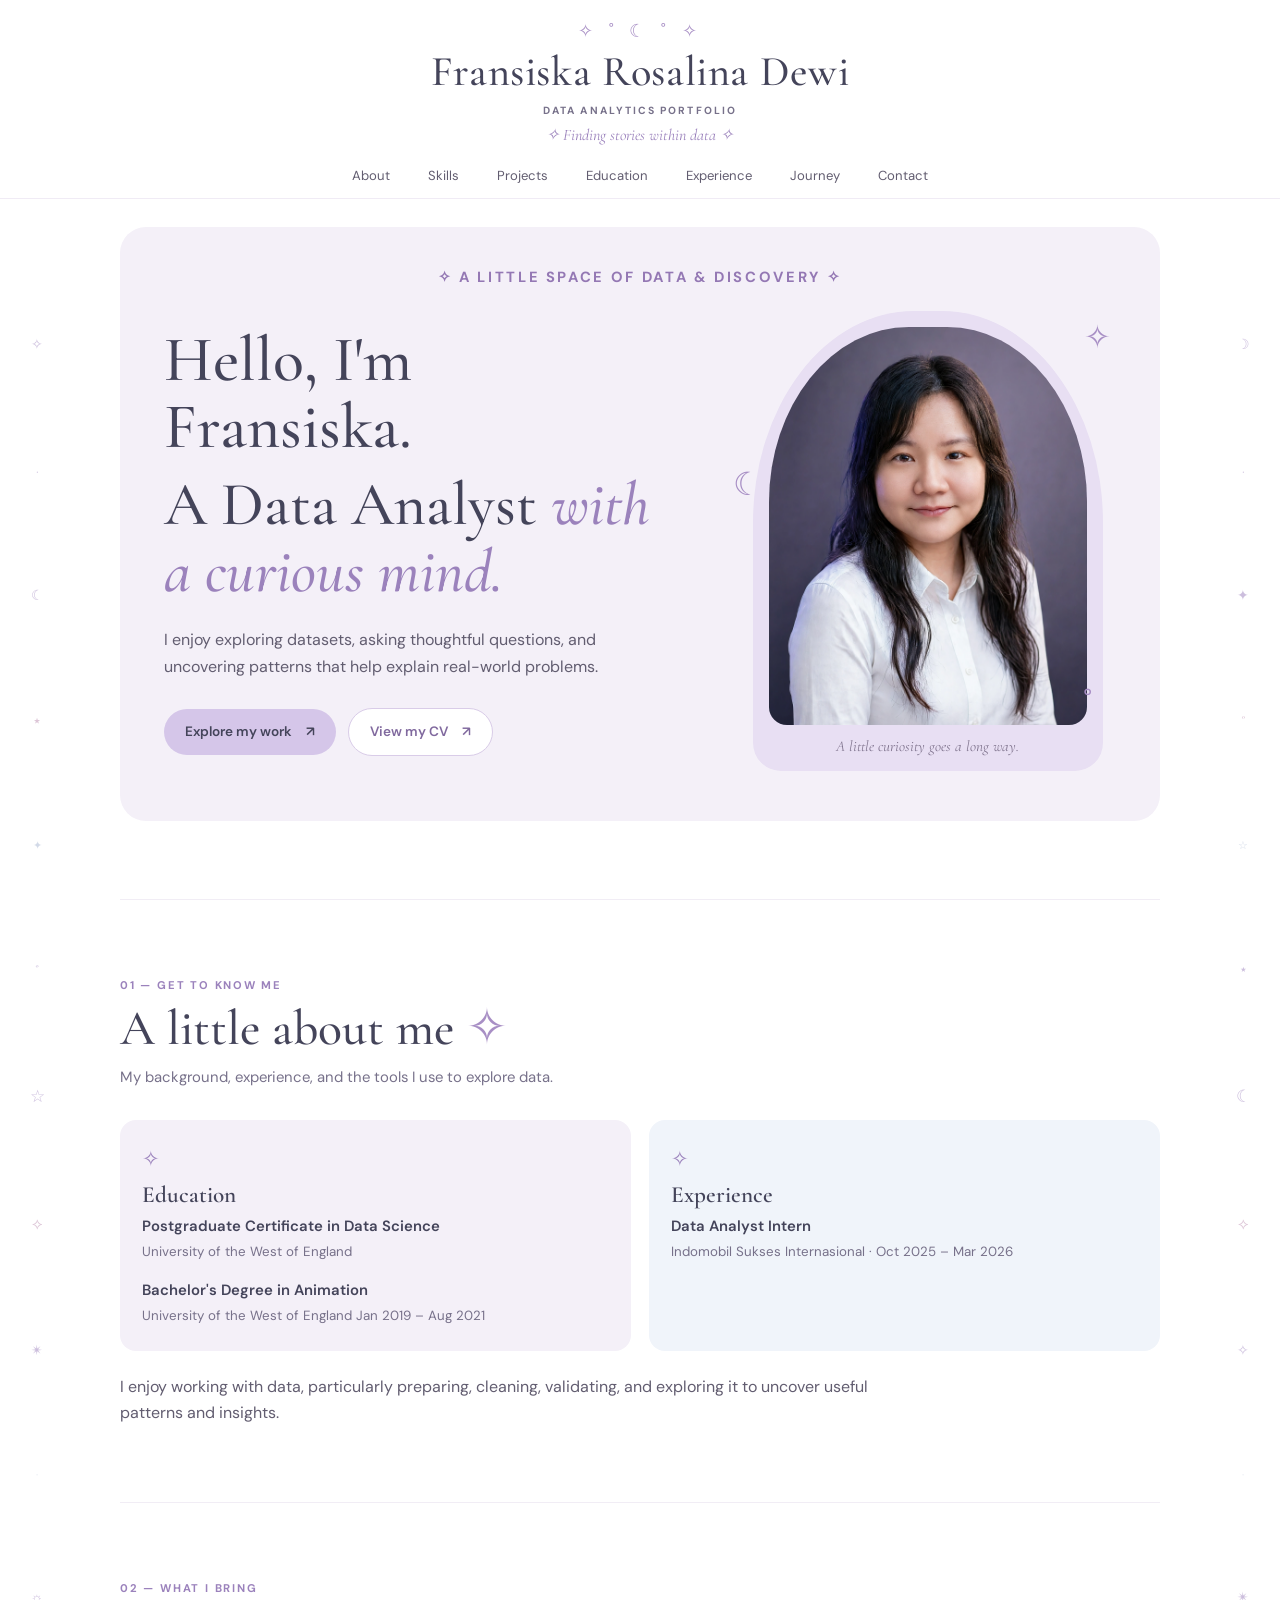
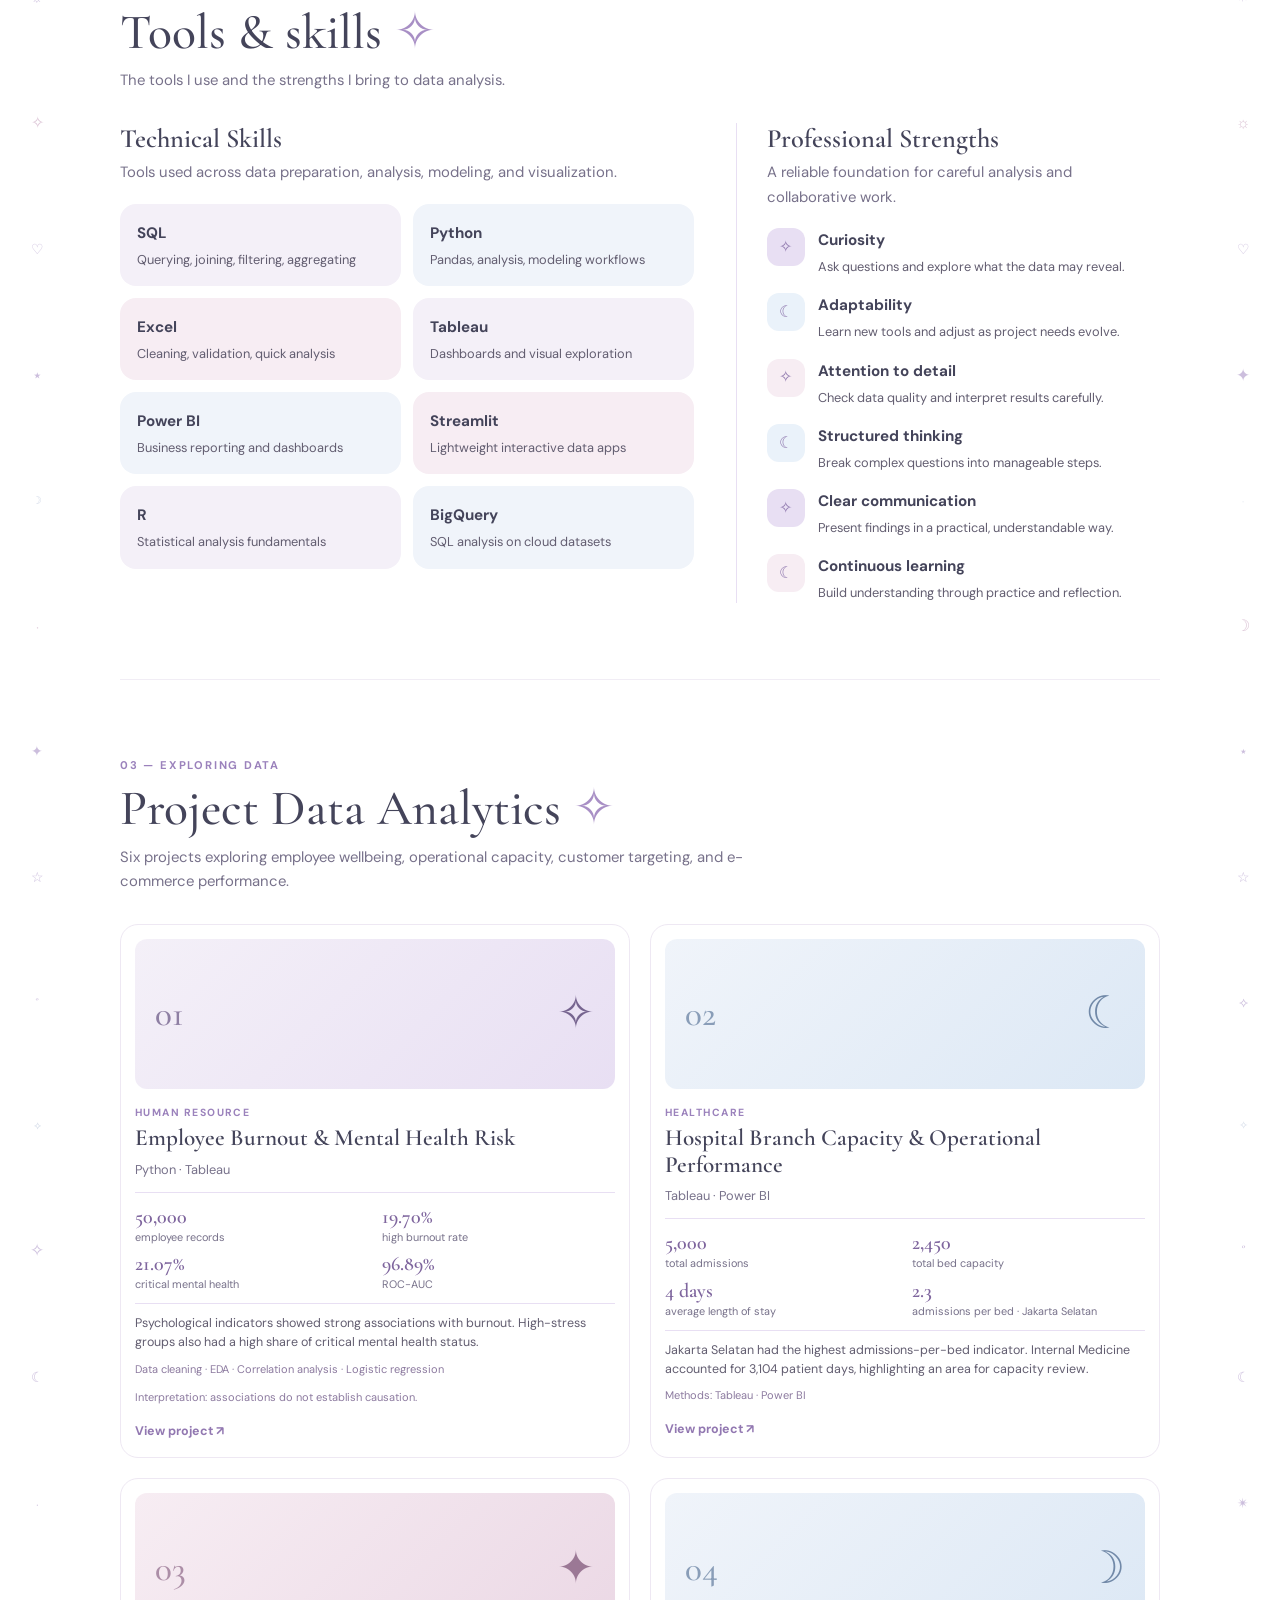
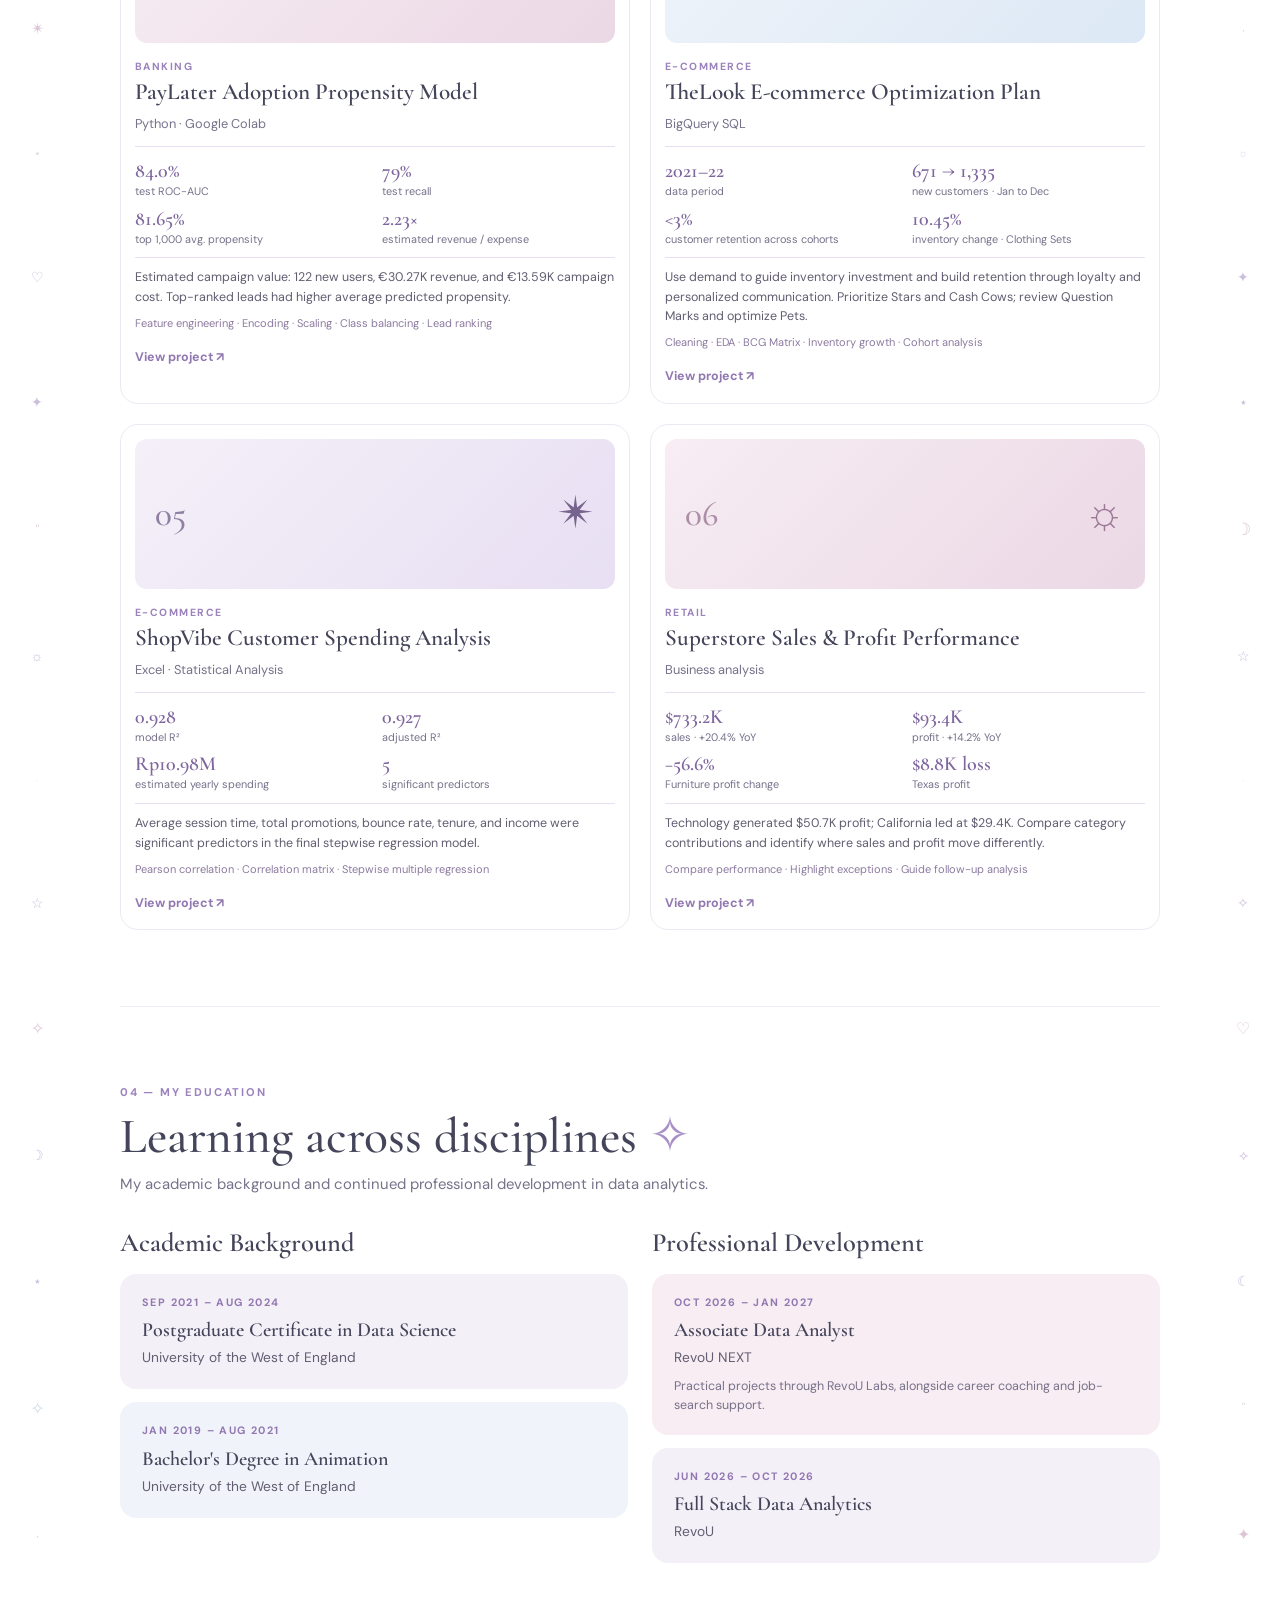
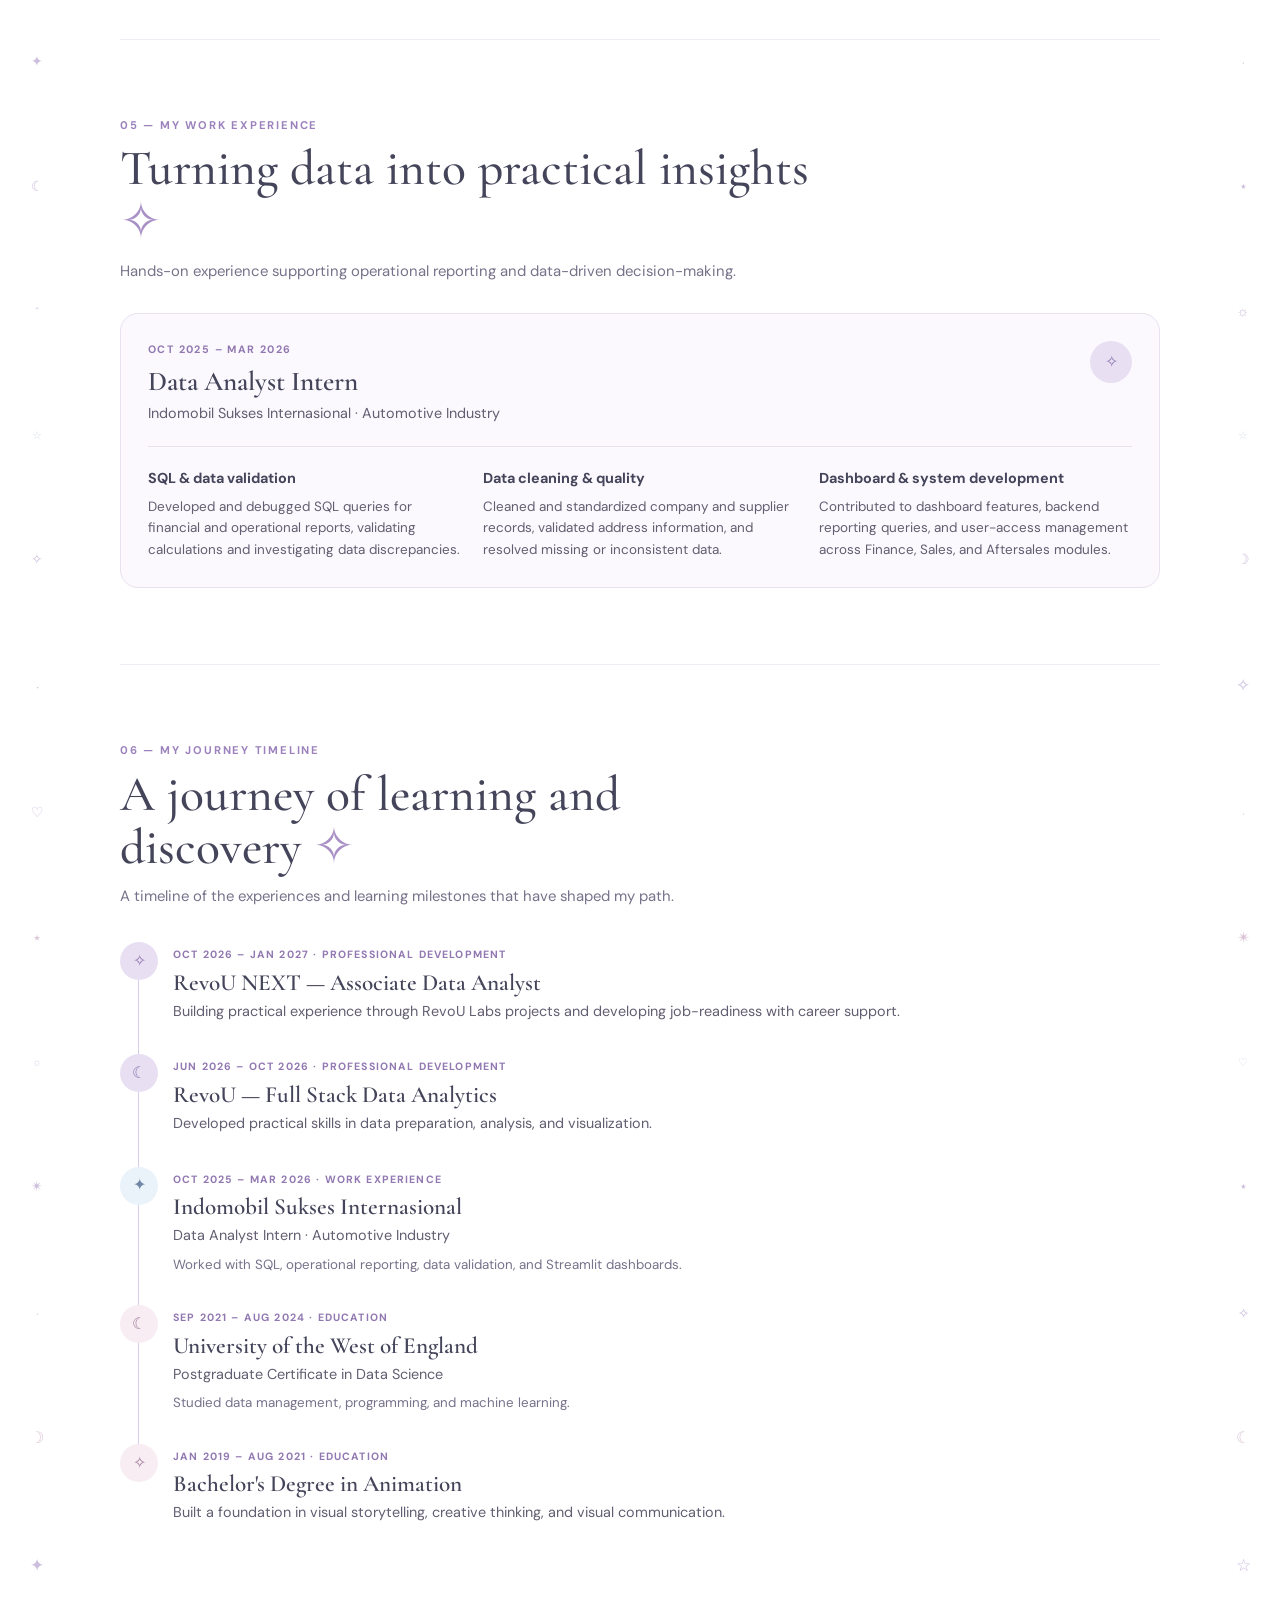
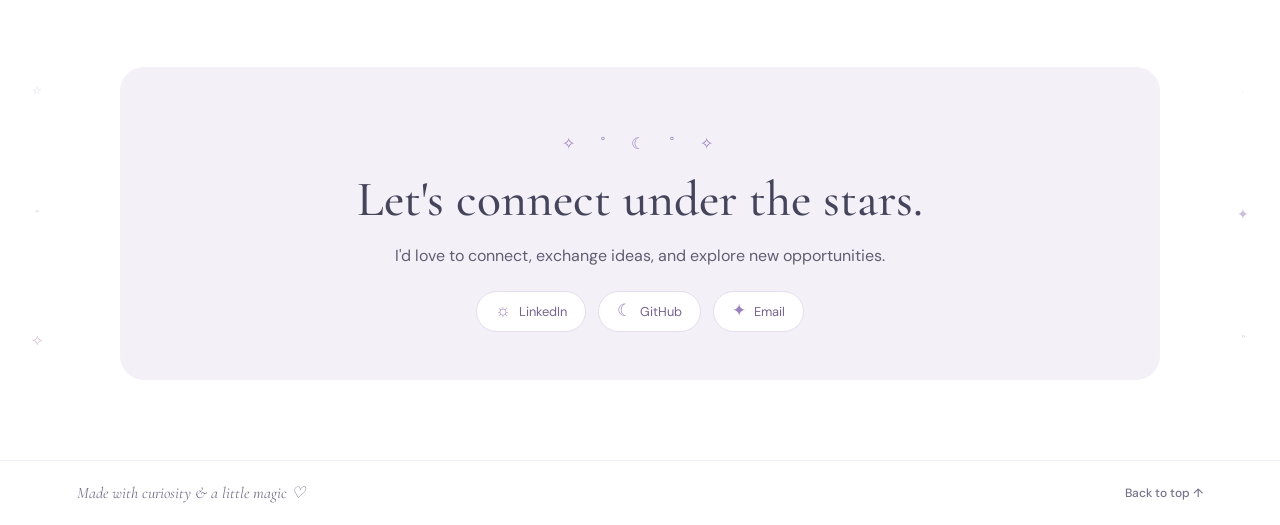
<file: index.html>
<!DOCTYPE html>
<html lang="en">
<head>
  <meta charset="UTF-8">
  <meta name="viewport" content="width=device-width, initial-scale=1.0">
  <meta name="description" content="Fransiska Rosalina Dewi — Data Analytics Portfolio. Finding stories within data.">
  <title>Fransiska Rosalina Dewi | Data Analytics Portfolio</title>
  <link rel="preconnect" href="https://fonts.googleapis.com">
  <link rel="preconnect" href="https://fonts.gstatic.com" crossorigin>
  <link href="https://fonts.googleapis.com/css2?family=Cormorant+Garamond:wght@400;500;600;700&family=DM+Sans:wght@400;500;600;700&display=swap" rel="stylesheet">
  <link rel="stylesheet" href="style.css">
</head>
<body>
  <header class="site-header" id="top">
    <a class="brand" href="#top" aria-label="Fransiska Rosalina Dewi home">
      <span class="brand-symbol">✧ ˚ ☾ ˚ ✧</span>
      <span class="brand-name">Fransiska Rosalina Dewi</span>
      <span class="brand-subtitle">DATA ANALYTICS PORTFOLIO</span>
      <span class="brand-tagline">✧ Finding stories within data ✧</span>
    </a>
    <button class="menu-toggle" aria-label="Toggle navigation" aria-expanded="false">☰</button>
    <nav class="main-nav" aria-label="Main navigation">
      <a href="#about">About</a>
      <a href="#skills">Skills</a>
      <a href="#projects">Projects</a>
      <a href="#education">Education</a>
      <a href="#experience">Experience</a>
      <a href="#journey">Journey</a>
      <a href="#contact">Contact</a>
    </nav>
  </header>

  <main>
  <div class="side-trail side-trail-left" aria-hidden="true"><span>✧</span><span>·</span><span>☾</span><span>⋆</span><span>✦</span><span>˚</span><span>☆</span><span>⟡</span><span>✴</span><span>·</span><span>☼</span><span>✧</span><span>♡</span><span>⋆</span><span>☽</span><span>·</span><span>✦</span><span>☆</span><span>˚</span><span>⟡</span><span>✧</span><span>☾</span><span>·</span><span>✴</span><span>⋆</span><span>♡</span><span>✦</span><span>˚</span><span>☼</span><span>·</span><span>☆</span><span>✧</span><span>☽</span><span>⋆</span><span>⟡</span><span>·</span><span>✦</span><span>☾</span><span>˚</span><span>☆</span><span>✧</span><span>·</span><span>♡</span><span>⋆</span><span>☼</span><span>✴</span><span>·</span><span>☽</span><span>✦</span><span>☆</span><span>˚</span><span>⟡</span></div>
  <div class="side-trail side-trail-right" aria-hidden="true"><span>☽</span><span>·</span><span>✦</span><span>˚</span><span>☆</span><span>⋆</span><span>☾</span><span>⟡</span><span>✧</span><span>·</span><span>✴</span><span>☼</span><span>♡</span><span>✦</span><span>·</span><span>☽</span><span>⋆</span><span>☆</span><span>⟡</span><span>✧</span><span>˚</span><span>☾</span><span>✴</span><span>·</span><span>☼</span><span>✦</span><span>⋆</span><span>☽</span><span>☆</span><span>·</span><span>✧</span><span>♡</span><span>⟡</span><span>☾</span><span>˚</span><span>✦</span><span>·</span><span>⋆</span><span>☼</span><span>☆</span><span>☽</span><span>✧</span><span>·</span><span>✴</span><span>♡</span><span>⋆</span><span>⟡</span><span>☾</span><span>☆</span><span>·</span><span>✦</span><span>˚</span></div>
    <section class="hero section-wrap">
      <p class="eyebrow hero-eyebrow">✧ A LITTLE SPACE OF DATA &amp; DISCOVERY ✧</p>
      <div class="hero-grid">
        <div class="hero-copy">
          <p class="hello">Hello, I'm Fransiska.</p>
          <h1>A Data Analyst <em>with a curious mind.</em></h1>
          <p class="hero-description">I enjoy exploring datasets, asking thoughtful questions, and uncovering patterns that help explain real-world problems.</p>
          <div class="hero-actions">
            <a class="button button-primary" href="#projects">Explore my work <span>↗</span></a>
            <a class="button button-secondary" href="https://docs.google.com/document/d/1hVwmiNqXvTtx0FnHpKbcZIvX6xAvWp5ye8XOAn9gxLU/edit?usp=sharing" target="_blank" rel="noopener">View my CV <span>↗</span></a>
          </div>
        </div>
        <div class="hero-photo-wrap">
          <div class="photo-frame">
            <img src="assets/images/profile.webp" alt="Replace this placeholder with your profile photo">
          </div>
          <span class="orbit orbit-one">✧</span>
          <span class="orbit orbit-two">☾</span>
          <span class="orbit orbit-three">˚</span>
          <p class="photo-caption">A little curiosity goes a long way.</p>
        </div>
      </div>
    </section>

    <section class="section-wrap section-block" id="about">
      <div class="section-heading">
        <p class="eyebrow">01 — GET TO KNOW ME</p>
        <h2>A little about me <span>✧</span></h2>
        <p>My background, experience, and the tools I use to explore data.</p>
      </div>
      <div class="about-grid">
        <article class="info-card lavender-card">
          <span class="card-icon">✧</span>
          <h3>Education</h3>
          <p>Postgraduate Certificate in Data Science</p>
          <small>University of the West of England</small>
          <p class="about-degree">Bachelor's Degree in Animation</p>
          <small>University of the West of England</small>
          <small>Jan 2019 – Aug 2021</small>
        </article>
        <article class="info-card blue-card">
          <span class="card-icon">✧</span>
          <h3>Experience</h3>
          <p>Data Analyst Intern</p>
          <small>Indomobil Sukses Internasional · Oct 2025 – Mar 2026</small>
        </article>
      </div>
      <p class="about-note">I enjoy working with data, particularly preparing, cleaning, validating, and exploring it to uncover useful patterns and insights.</p>
    </section>

    <section class="section-wrap section-block" id="skills">
      <div class="section-heading">
        <p class="eyebrow">02 — WHAT I BRING</p>
        <h2>Tools &amp; skills <span>✧</span></h2>
        <p>The tools I use and the strengths I bring to data analysis.</p>
      </div>
      <div class="skills-layout">
        <div>
          <h3 class="subheading">Technical Skills</h3>
          <p class="section-intro">Tools used across data preparation, analysis, modeling, and visualization.</p>
          <div class="technical-grid">
            <article class="skill-card lavender-card"><h4>SQL</h4><p>Querying, joining, filtering, aggregating</p></article>
            <article class="skill-card blue-card"><h4>Python</h4><p>Pandas, analysis, modeling workflows</p></article>
            <article class="skill-card pink-card"><h4>Excel</h4><p>Cleaning, validation, quick analysis</p></article>
            <article class="skill-card lavender-card"><h4>Tableau</h4><p>Dashboards and visual exploration</p></article>
            <article class="skill-card blue-card"><h4>Power BI</h4><p>Business reporting and dashboards</p></article>
            <article class="skill-card pink-card"><h4>Streamlit</h4><p>Lightweight interactive data apps</p></article>
            <article class="skill-card lavender-card"><h4>R</h4><p>Statistical analysis fundamentals</p></article>
            <article class="skill-card blue-card"><h4>BigQuery</h4><p>SQL analysis on cloud datasets</p></article>
          </div>
        </div>
        <div class="strengths-panel">
          <h3 class="subheading">Professional Strengths</h3>
          <p class="section-intro">A reliable foundation for careful analysis and collaborative work.</p>
          <div class="strength-list">
            <article><span>✧</span><div><h4>Curiosity</h4><p>Ask questions and explore what the data may reveal.</p></div></article>
            <article><span>☾</span><div><h4>Adaptability</h4><p>Learn new tools and adjust as project needs evolve.</p></div></article>
            <article><span>✧</span><div><h4>Attention to detail</h4><p>Check data quality and interpret results carefully.</p></div></article>
            <article><span>☾</span><div><h4>Structured thinking</h4><p>Break complex questions into manageable steps.</p></div></article>
            <article><span>✧</span><div><h4>Clear communication</h4><p>Present findings in a practical, understandable way.</p></div></article>
            <article><span>☾</span><div><h4>Continuous learning</h4><p>Build understanding through practice and reflection.</p></div></article>
          </div>
        </div>
      </div>
    </section>

    <section class="section-wrap section-block" id="projects">
      <div class="section-heading">
        <p class="eyebrow">03 — EXPLORING DATA</p>
        <h2>Project Data Analytics <span>✧</span></h2>
        <p>Six projects exploring employee wellbeing, operational capacity, customer targeting, and e-commerce performance.</p>
      </div>
      <div class="project-grid">
        <a class="project-card" href="projects/employee-burnout.html" target="_blank" rel="noopener">
          <div class="project-art art-lavender"><span>01</span><b>✧</b></div>
          <p class="project-category">HUMAN RESOURCE</p><h3>Employee Burnout &amp; Mental Health Risk</h3><p class="project-tools">Python · Tableau</p>
          <div class="project-metrics"><div><strong>50,000</strong><small>employee records</small></div><div><strong>19.70%</strong><small>high burnout rate</small></div><div><strong>21.07%</strong><small>critical mental health</small></div><div><strong>96.89%</strong><small>ROC-AUC</small></div></div>
          <p class="project-summary">Psychological indicators showed strong associations with burnout. High-stress groups also had a high share of critical mental health status.</p>
          <p class="project-methods">Data cleaning · EDA · Correlation analysis · Logistic regression</p><p class="project-methods">Interpretation: associations do not establish causation.</p><span class="project-link">View project ↗</span>
        </a>
        <a class="project-card" href="projects/hospital-capacity.html" target="_blank" rel="noopener">
          <div class="project-art art-blue"><span>02</span><b>☾</b></div>
          <p class="project-category">HEALTHCARE</p><h3>Hospital Branch Capacity &amp; Operational Performance</h3><p class="project-tools">Tableau · Power BI</p>
          <div class="project-metrics"><div><strong>5,000</strong><small>total admissions</small></div><div><strong>2,450</strong><small>total bed capacity</small></div><div><strong>4 days</strong><small>average length of stay</small></div><div><strong>2.3</strong><small>admissions per bed · Jakarta Selatan</small></div></div>
          <p class="project-summary">Jakarta Selatan had the highest admissions-per-bed indicator. Internal Medicine accounted for 3,104 patient days, highlighting an area for capacity review.</p>
          <p class="project-methods">Methods: Tableau · Power BI</p><span class="project-link">View project ↗</span>
        </a>
        <a class="project-card" href="projects/paylater-propensity.html" target="_blank" rel="noopener">
          <div class="project-art art-pink"><span>03</span><b>✦</b></div>
          <p class="project-category">BANKING</p><h3>PayLater Adoption Propensity Model</h3><p class="project-tools">Python · Google Colab</p>
          <div class="project-metrics"><div><strong>84.0%</strong><small>test ROC-AUC</small></div><div><strong>79%</strong><small>test recall</small></div><div><strong>81.65%</strong><small>top 1,000 avg. propensity</small></div><div><strong>2.23×</strong><small>estimated revenue / expense</small></div></div>
          <p class="project-summary">Estimated campaign value: 122 new users, €30.27K revenue, and €13.59K campaign cost. Top-ranked leads had higher average predicted propensity.</p>
          <p class="project-methods">Feature engineering · Encoding · Scaling · Class balancing · Lead ranking</p><span class="project-link">View project ↗</span>
        </a>
        <a class="project-card" href="projects/thelook-optimization.html" target="_blank" rel="noopener">
          <div class="project-art art-blue"><span>04</span><b>☽</b></div>
          <p class="project-category">E-COMMERCE</p><h3>TheLook E-commerce Optimization Plan</h3><p class="project-tools">BigQuery SQL</p>
          <div class="project-metrics"><div><strong>2021–22</strong><small>data period</small></div><div><strong>671 → 1,335</strong><small>new customers · Jan to Dec</small></div><div><strong>&lt;3%</strong><small>customer retention across cohorts</small></div><div><strong>10.45%</strong><small>inventory change · Clothing Sets</small></div></div>
          <p class="project-summary">Use demand to guide inventory investment and build retention through loyalty and personalized communication. Prioritize Stars and Cash Cows; review Question Marks and optimize Pets.</p>
          <p class="project-methods">Cleaning · EDA · BCG Matrix · Inventory growth · Cohort analysis</p><span class="project-link">View project ↗</span>
        </a>
        <a class="project-card shopvibe-card" href="projects/shopvibe-spending.html" target="_blank" rel="noopener">
          <div class="project-art art-lavender"><span>05</span><b>✴</b></div>
          <p class="project-category">E-COMMERCE</p><h3>ShopVibe Customer Spending Analysis</h3><p class="project-tools">Excel · Statistical Analysis</p>
          <div class="project-metrics"><div><strong>0.928</strong><small>model R²</small></div><div><strong>0.927</strong><small>adjusted R²</small></div><div><strong>Rp10.98M</strong><small>estimated yearly spending</small></div><div><strong>5</strong><small>significant predictors</small></div></div>
          <p class="project-summary">Average session time, total promotions, bounce rate, tenure, and income were significant predictors in the final stepwise regression model.</p>
          <p class="project-methods">Pearson correlation · Correlation matrix · Stepwise multiple regression</p><span class="project-link">View project ↗</span>
        </a>
        <a class="project-card" href="projects/superstore-performance.html" target="_blank" rel="noopener">
          <div class="project-art art-pink"><span>06</span><b>☼</b></div>
          <p class="project-category">RETAIL</p><h3>Superstore Sales &amp; Profit Performance</h3><p class="project-tools">Business analysis</p>
          <div class="project-metrics"><div><strong>$733.2K</strong><small>sales · +20.4% YoY</small></div><div><strong>$93.4K</strong><small>profit · +14.2% YoY</small></div><div><strong>−56.6%</strong><small>Furniture profit change</small></div><div><strong>$8.8K loss</strong><small>Texas profit</small></div></div>
          <p class="project-summary">Technology generated $50.7K profit; California led at $29.4K. Compare category contributions and identify where sales and profit move differently.</p>
          <p class="project-methods">Compare performance · Highlight exceptions · Guide follow-up analysis</p><span class="project-link">View project ↗</span>
        </a>
      </div>
    </section>

    <section class="section-wrap section-block" id="education">
      <div class="section-heading">
        <p class="eyebrow">04 — MY EDUCATION</p>
        <h2>Learning across disciplines <span>✧</span></h2>
        <p>My academic background and continued professional development in data analytics.</p>
      </div>

      <div class="education-columns">
        <div class="education-group">
          <h3 class="subheading">Academic Background</h3>
          <article class="education-card lavender-card">
            <p class="education-date">SEP 2021 – AUG 2024</p>
            <h4>Postgraduate Certificate in Data Science</h4>
            <p>University of the West of England</p>
          </article>
          <article class="education-card blue-card">
            <p class="education-date">JAN 2019 – AUG 2021</p>
            <h4>Bachelor's Degree in Animation</h4>
            <p>University of the West of England</p>
          </article>
        </div>

        <div class="education-group">
          <h3 class="subheading">Professional Development</h3>
          <article class="education-card pink-card">
            <p class="education-date">OCT 2026 – JAN 2027</p>
            <h4>Associate Data Analyst</h4>
            <p>RevoU NEXT</p>
            <small>Practical projects through RevoU Labs, alongside career coaching and job-search support.</small>
          </article>
          <article class="education-card lavender-card">
            <p class="education-date">JUN 2026 – OCT 2026</p>
            <h4>Full Stack Data Analytics</h4>
            <p>RevoU</p>
          </article>
        </div>
      </div>
    </section>

    <section class="section-wrap section-block" id="experience">
      <div class="section-heading">
        <p class="eyebrow">05 — MY WORK EXPERIENCE</p>
        <h2>Turning data into practical insights <span>✧</span></h2>
        <p>Hands-on experience supporting operational reporting and data-driven decision-making.</p>
      </div>

      <article class="experience-card">
        <div class="experience-heading">
          <div>
            <p class="experience-date">OCT 2025 – MAR 2026</p>
            <h3>Data Analyst Intern</h3>
            <p class="experience-company">Indomobil Sukses Internasional · Automotive Industry</p>
          </div>
          <span class="experience-icon" aria-hidden="true">✧</span>
        </div>
        <div class="experience-points">
          <div>
            <h4>SQL &amp; data validation</h4>
            <p>Developed and debugged SQL queries for financial and operational reports, validating calculations and investigating data discrepancies.</p>
          </div>
          <div>
            <h4>Data cleaning &amp; quality</h4>
            <p>Cleaned and standardized company and supplier records, validated address information, and resolved missing or inconsistent data.</p>
          </div>
          <div>
            <h4>Dashboard &amp; system development</h4>
            <p>Contributed to dashboard features, backend reporting queries, and user-access management across Finance, Sales, and Aftersales modules.</p>
          </div>
        </div>
      </article>
    </section>

    <section class="section-wrap section-block" id="journey">
      <div class="section-heading">
        <p class="eyebrow">06 — MY JOURNEY TIMELINE</p>
        <h2>A journey of learning and discovery <span>✧</span></h2>
        <p>A timeline of the experiences and learning milestones that have shaped my path.</p>
      </div>

      <div class="timeline">
        <article class="timeline-item timeline-development">
          <span class="timeline-star">✧</span>
          <div>
            <p class="timeline-label">OCT 2026 – JAN 2027 · PROFESSIONAL DEVELOPMENT</p>
            <h3>RevoU NEXT — Associate Data Analyst</h3>
            <p>Building practical experience through RevoU Labs projects and developing job-readiness with career support.</p>
          </div>
        </article>
        <article class="timeline-item timeline-development">
          <span class="timeline-star">☾</span>
          <div>
            <p class="timeline-label">JUN 2026 – OCT 2026 · PROFESSIONAL DEVELOPMENT</p>
            <h3>RevoU — Full Stack Data Analytics</h3>
            <p>Developed practical skills in data preparation, analysis, and visualization.</p>
          </div>
        </article>
        <article class="timeline-item timeline-work">
          <span class="timeline-star">✦</span>
          <div>
            <p class="timeline-label">OCT 2025 – MAR 2026 · WORK EXPERIENCE</p>
            <h3>Indomobil Sukses Internasional</h3>
            <p>Data Analyst Intern · Automotive Industry</p>
            <small>Worked with SQL, operational reporting, data validation, and Streamlit dashboards.</small>
          </div>
        </article>
        <article class="timeline-item timeline-education">
          <span class="timeline-star">☾</span>
          <div>
            <p class="timeline-label">SEP 2021 – AUG 2024 · EDUCATION</p>
            <h3>University of the West of England</h3>
            <p>Postgraduate Certificate in Data Science</p>
            <small>Studied data management, programming, and machine learning.</small>
          </div>
        </article>
        <article class="timeline-item timeline-education">
          <span class="timeline-star">✧</span>
          <div>
            <p class="timeline-label">JAN 2019 – AUG 2021 · EDUCATION</p>
            <h3>Bachelor's Degree in Animation</h3>
            <p>Built a foundation in visual storytelling, creative thinking, and visual communication.</p>
          </div>
        </article>
      </div>
    </section>

    <section class="contact-section section-wrap" id="contact">
      <div class="contact-card">
        <p class="contact-stars">✧　˚　☾　˚　✧</p>
        <h2>Let's connect under the stars.</h2>
        <p>I'd love to connect, exchange ideas, and explore new opportunities.</p>
        <div class="contact-links">
          <a href="https://www.linkedin.com/in/fransiskadewi97/" target="_blank" rel="noopener" aria-label="Visit Fransiska's LinkedIn profile"><span class="contact-icon" aria-hidden="true">☼</span>LinkedIn</a>
          <a href="https://github.com/franrosd" target="_blank" rel="noopener" aria-label="Visit Fransiska's GitHub profile"><span class="contact-icon" aria-hidden="true">☾</span>GitHub</a>
          <a href="mailto:fransiskarosalinadewi@gmail.com" aria-label="Email Fransiska"><span class="contact-icon" aria-hidden="true">✦</span>Email</a>
        </div>
      </div>
    </section>
  </main>

  <footer><p>Made with curiosity &amp; a little magic ♡</p><a href="#top">Back to top ↑</a></footer>
  <script src="script.js"></script>
</body>
</html>
</file>
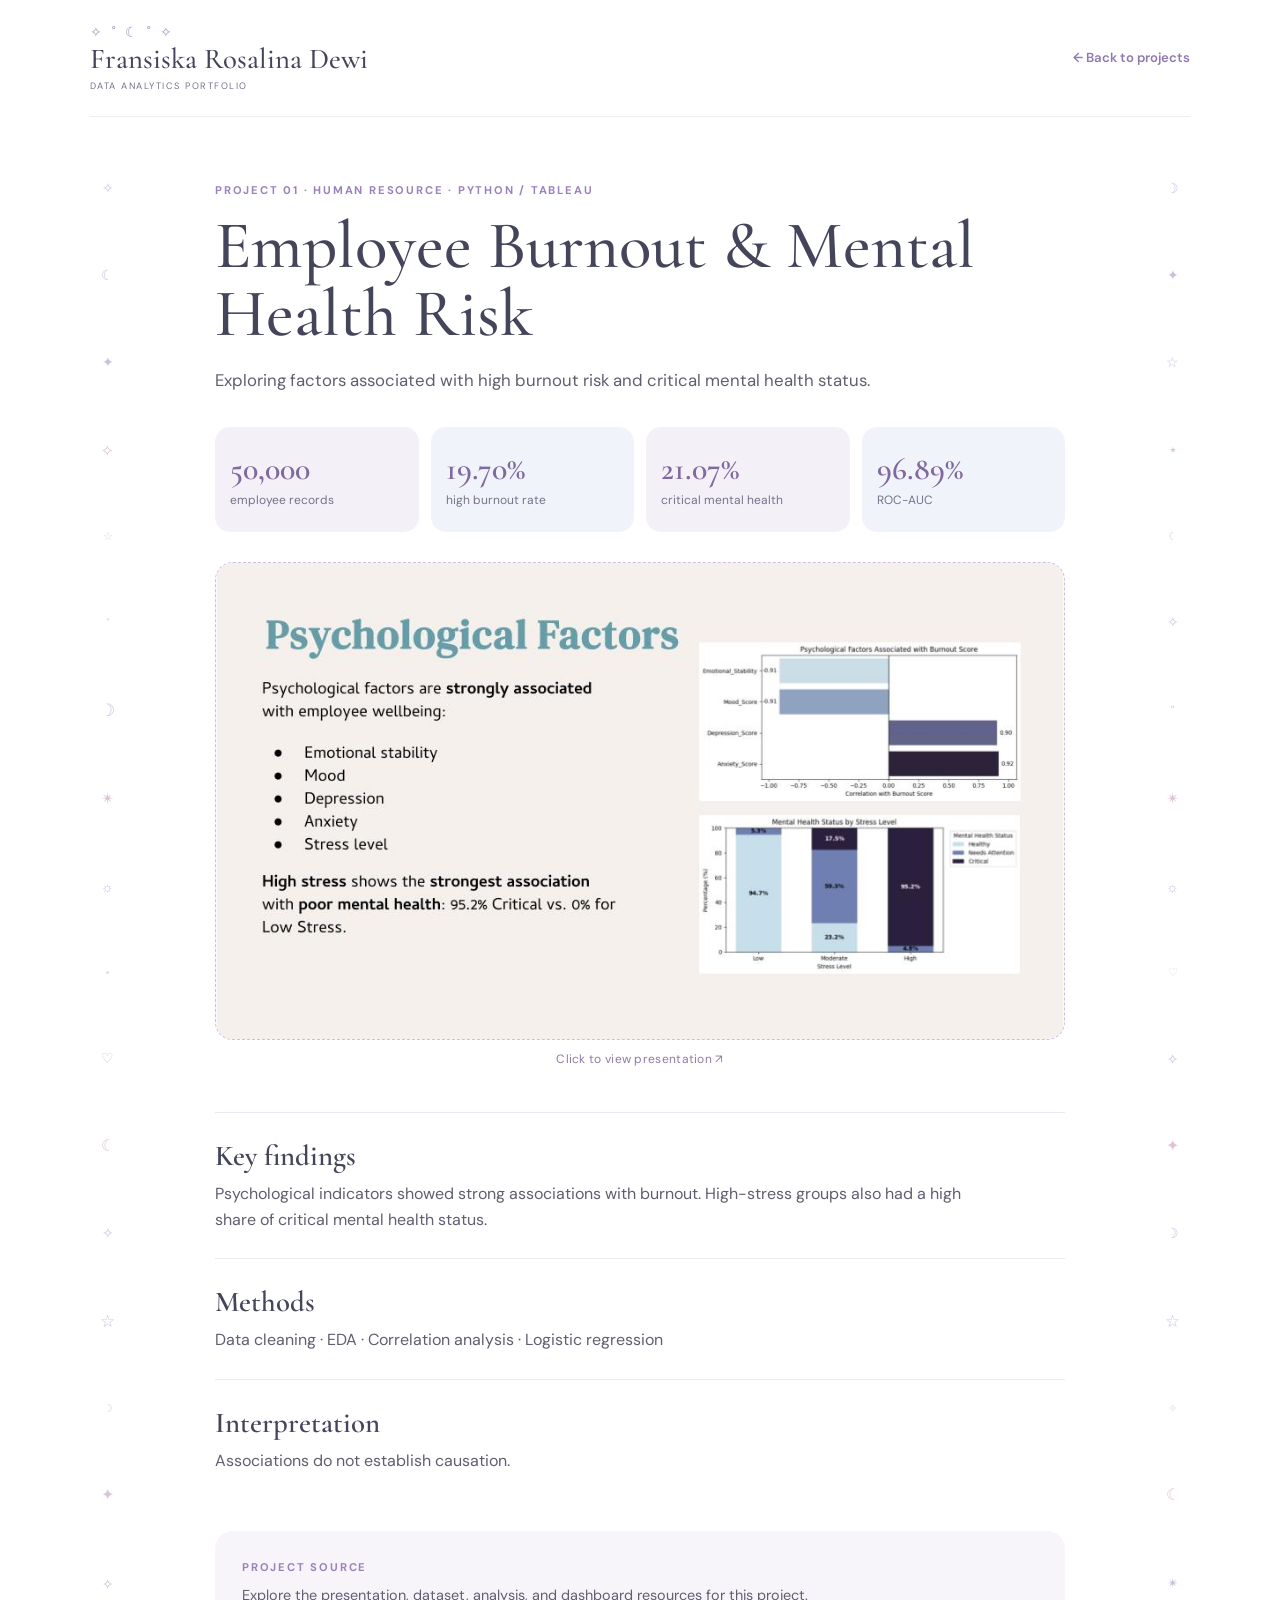
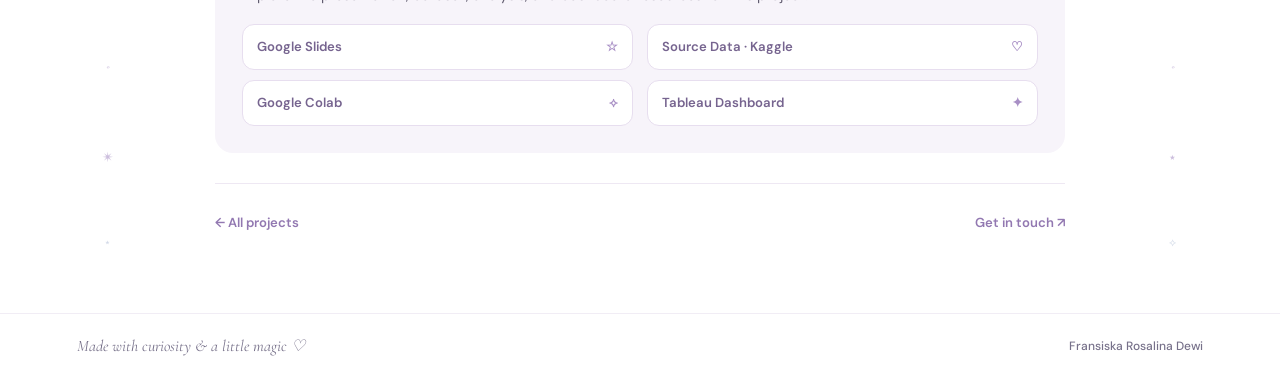
<file: projects/employee-burnout.html>
<!DOCTYPE html>
<html lang="en">
<head>
  <meta charset="UTF-8">
  <meta name="viewport" content="width=device-width, initial-scale=1.0">
  <meta name="description" content="Employee Burnout & Mental Health Risk — Fransiska Rosalina Dewi Data Analytics Portfolio">
  <title>Employee Burnout & Mental Health Risk | Fransiska Rosalina Dewi</title>
  <link rel="preconnect" href="https://fonts.googleapis.com">
  <link rel="preconnect" href="https://fonts.gstatic.com" crossorigin>
  <link href="https://fonts.googleapis.com/css2?family=Cormorant+Garamond:wght@400;500;600;700&family=DM+Sans:wght@400;500;600;700&display=swap" rel="stylesheet">
  <link rel="stylesheet" href="../style.css">
</head>
<body class="case-page">
  <header class="case-header">
    <a class="case-brand" href="../index.html">
      <span>✧ ˚ ☾ ˚ ✧</span>
      <strong>Fransiska Rosalina Dewi</strong>
      <small>DATA ANALYTICS PORTFOLIO</small>
    </a>
    <a class="back-link" href="../index.html#projects">← Back to projects</a>
  </header>
  <main class="case-main">
<div class="case-edge case-edge-left" aria-hidden="true"><span>✧</span><span>☾</span><span>✦</span><span>⟡</span><span>☆</span><span>˚</span><span>☽</span><span>✴</span><span>☼</span><span>⋆</span><span>♡</span><span>☾</span><span>✧</span><span>☆</span><span>☽</span><span>✦</span><span>⟡</span><span>˚</span><span>✴</span><span>⋆</span></div>
<div class="case-edge case-edge-right" aria-hidden="true"><span>☽</span><span>✦</span><span>☆</span><span>⋆</span><span>☾</span><span>✧</span><span>˚</span><span>✴</span><span>☼</span><span>♡</span><span>⟡</span><span>✦</span><span>☽</span><span>☆</span><span>✧</span><span>☾</span><span>✴</span><span>˚</span><span>⋆</span><span>⟡</span></div>
    <p class="eyebrow">PROJECT 01 · HUMAN RESOURCE · PYTHON / TABLEAU</p>
    <h1>Employee Burnout & Mental Health Risk</h1>
    <p class="case-subtitle">Exploring factors associated with high burnout risk and critical mental health status.</p>
    <div class="case-metrics">
      <div class="case-metric"><strong>50,000</strong><span>employee records</span></div>
      <div class="case-metric"><strong>19.70%</strong><span>high burnout rate</span></div>
      <div class="case-metric"><strong>21.07%</strong><span>critical mental health</span></div>
      <div class="case-metric"><strong>96.89%</strong><span>ROC-AUC</span></div>
    </div>
    <section class="case-screenshot" aria-label="Project screenshot placeholder">
      <div class="case-screenshot-frame" role="img" aria-label="Empty 16 by 9 placeholder for a project screenshot">
    <a
      href="https://docs.google.com/presentation/d/164FML_idRwgxwznm588BZrdkwIa0phVp5L7eQaqoDRQ/edit?usp=sharing"
      target="_blank"
      rel="noopener noreferrer"
      aria-label="View Employee Burnout presentation"
    >
      <img
        src="../assets/images/projects/employee-burnout.jpg"
        alt="Employee Burnout & Mental Health Risk presentation"
      >
    </a>
      </div>

    <p class="screenshot-caption">
      Click to view presentation ↗
    </p>      
    </section>
    <section class="case-section"><h2>Key findings</h2><p>Psychological indicators showed strong associations with burnout. High-stress groups also had a high share of critical mental health status.</p></section>
    <section class="case-section"><h2>Methods</h2><p>Data cleaning · EDA · Correlation analysis · Logistic regression</p></section>
    <section class="case-section"><h2>Interpretation</h2><p>Associations do not establish causation.</p></section>
    <div class="case-source">
      <p class="eyebrow">PROJECT SOURCE</p>
      <p>Explore the presentation, dataset, analysis, and dashboard resources for this project.</p>
      <ul class="source-links">
        <li><a href="https://docs.google.com/presentation/d/164FML_idRwgxwznm588BZrdkwIa0phVp5L7eQaqoDRQ/edit?usp=sharing" target="_blank" rel="noopener">Google Slides <span>☆</span></a></li>
        <li><a href="https://www.kaggle.com/datasets/mobeenfatimah/mental-health-and-burnout-prediction-dataset/data" target="_blank" rel="noopener">Source Data · Kaggle <span>♡</span></a></li>
        <li><a href="https://colab.research.google.com/drive/1kUU9OnFvVAIZ6u8huDlJjVmVX2Elk6MN?usp=drive_link" target="_blank" rel="noopener">Google Colab <span>⟡</span></a></li>
        <li><a href="https://public.tableau.com/views/EmployeeWellbeingBurnoutMentalHealthAnalysis/Dashboard1?:language=en-US&:sid=&:redirect=auth&:display_count=n&:origin=viz_share_link" target="_blank" rel="noopener">Tableau Dashboard <span>✦</span></a></li>
      </ul>
    </div>
    <div class="case-bottom"><a href="../index.html#projects">← All projects</a><a href="../index.html#contact">Get in touch ↗</a></div>
  </main>
  <footer><p>Made with curiosity &amp; a little magic ♡</p><a href="../index.html">Fransiska Rosalina Dewi</a></footer>
</body>
</html>
</file>
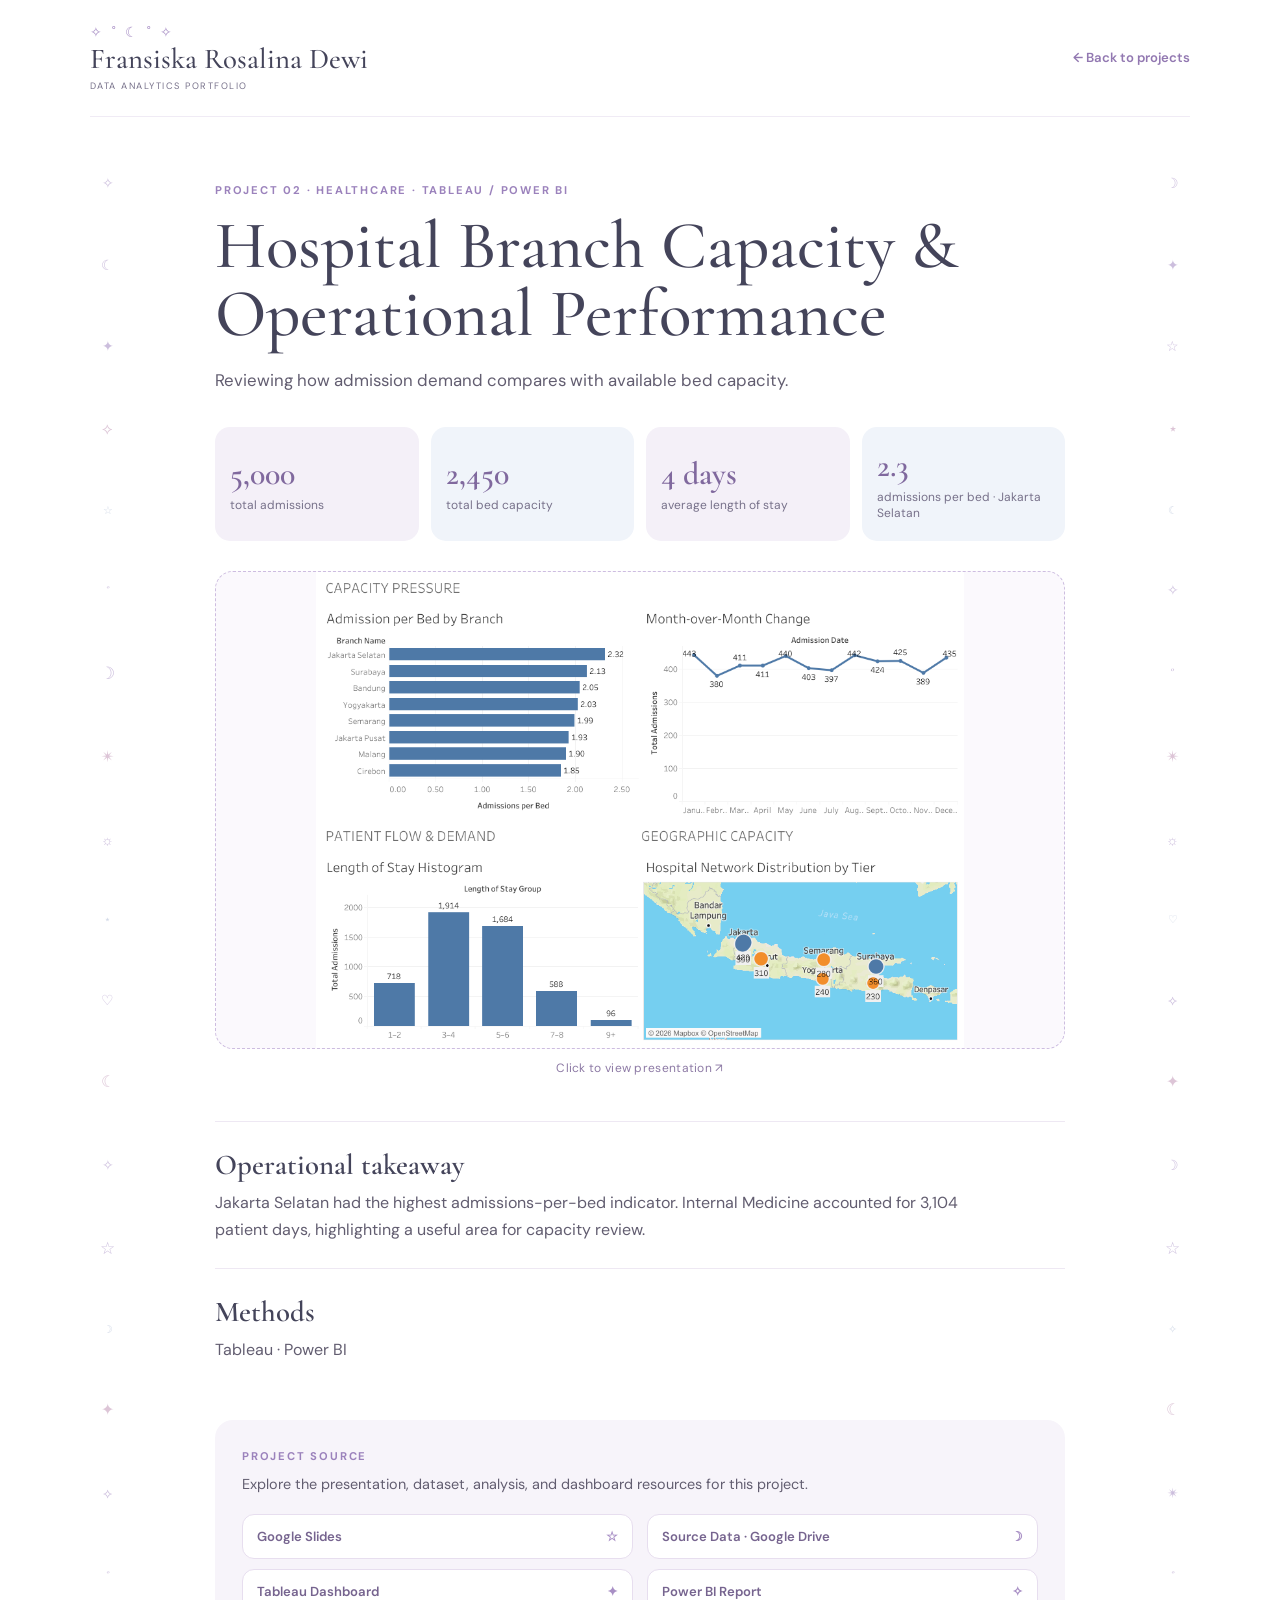
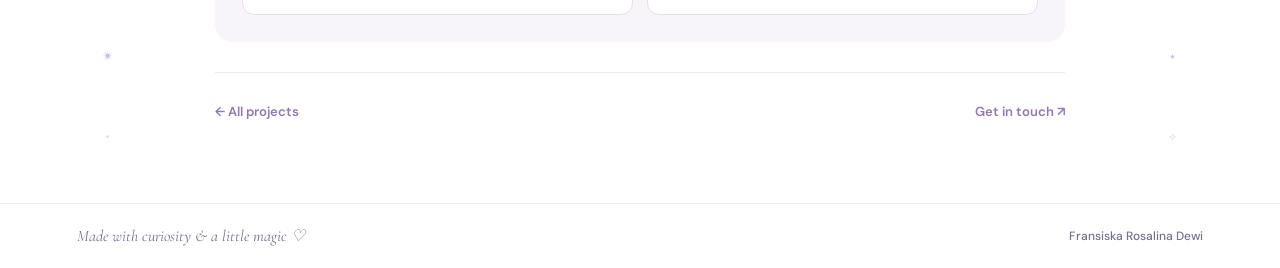
<file: projects/hospital-capacity.html>
<!DOCTYPE html>
<html lang="en">
<head>
  <meta charset="UTF-8">
  <meta name="viewport" content="width=device-width, initial-scale=1.0">
  <meta name="description" content="Hospital Branch Capacity & Operational Performance — Fransiska Rosalina Dewi Data Analytics Portfolio">
  <title>Hospital Branch Capacity & Operational Performance | Fransiska Rosalina Dewi</title>
  <link rel="preconnect" href="https://fonts.googleapis.com">
  <link rel="preconnect" href="https://fonts.gstatic.com" crossorigin>
  <link href="https://fonts.googleapis.com/css2?family=Cormorant+Garamond:wght@400;500;600;700&family=DM+Sans:wght@400;500;600;700&display=swap" rel="stylesheet">
  <link rel="stylesheet" href="../style.css">
</head>
<body class="case-page">
  <header class="case-header">
    <a class="case-brand" href="../index.html">
      <span>✧ ˚ ☾ ˚ ✧</span>
      <strong>Fransiska Rosalina Dewi</strong>
      <small>DATA ANALYTICS PORTFOLIO</small>
    </a>
    <a class="back-link" href="../index.html#projects">← Back to projects</a>
  </header>
  <main class="case-main">
<div class="case-edge case-edge-left" aria-hidden="true"><span>✧</span><span>☾</span><span>✦</span><span>⟡</span><span>☆</span><span>˚</span><span>☽</span><span>✴</span><span>☼</span><span>⋆</span><span>♡</span><span>☾</span><span>✧</span><span>☆</span><span>☽</span><span>✦</span><span>⟡</span><span>˚</span><span>✴</span><span>⋆</span></div>
<div class="case-edge case-edge-right" aria-hidden="true"><span>☽</span><span>✦</span><span>☆</span><span>⋆</span><span>☾</span><span>✧</span><span>˚</span><span>✴</span><span>☼</span><span>♡</span><span>⟡</span><span>✦</span><span>☽</span><span>☆</span><span>✧</span><span>☾</span><span>✴</span><span>˚</span><span>⋆</span><span>⟡</span></div>
    <p class="eyebrow">PROJECT 02 · HEALTHCARE · TABLEAU / POWER BI</p>
    <h1>Hospital Branch Capacity & Operational Performance</h1>
    <p class="case-subtitle">Reviewing how admission demand compares with available bed capacity.</p>
    <div class="case-metrics">
      <div class="case-metric"><strong>5,000</strong><span>total admissions</span></div>
      <div class="case-metric"><strong>2,450</strong><span>total bed capacity</span></div>
      <div class="case-metric"><strong>4 days</strong><span>average length of stay</span></div>
      <div class="case-metric"><strong>2.3</strong><span>admissions per bed · Jakarta Selatan</span></div>
    </div>
    <section class="case-screenshot" aria-label="Project screenshot placeholder">
      <div class="case-screenshot-frame" role="img" aria-label="Empty 16 by 9 placeholder for a project screenshot">
    <a
      href="https://docs.google.com/presentation/d/1t3PG9onNIQRTBNZ0TtvBlw2e8oDN5pKKv9EIWDhNP8Y/edit?usp=sharing"
      target="_blank"
      rel="noopener noreferrer"
      aria-label="View Hospital Branch Capacity presentation"
    >
      <img
        src="../assets/images/projects/hospital-capacity.png"
        alt="Hospital Branch Capacity & Operational Performance presentation"
      >
    </a>
      </div>
      <p class="screenshot-caption">
        Click to view presentation ↗
      </p>
    </section>
    <section class="case-section"><h2>Operational takeaway</h2><p>Jakarta Selatan had the highest admissions-per-bed indicator. Internal Medicine accounted for 3,104 patient days, highlighting a useful area for capacity review.</p></section>
    <section class="case-section"><h2>Methods</h2><p>Tableau · Power BI</p></section>
    <div class="case-source">
      <p class="eyebrow">PROJECT SOURCE</p>
      <p>Explore the presentation, dataset, analysis, and dashboard resources for this project.</p>
      <ul class="source-links">
        <li><a href="https://docs.google.com/presentation/d/1t3PG9onNIQRTBNZ0TtvBlw2e8oDN5pKKv9EIWDhNP8Y/edit?usp=sharing" target="_blank" rel="noopener">Google Slides <span>☆</span></a></li>
        <li><a href="https://drive.google.com/drive/folders/1dbFyR0ByKFBnFT6eykOw5VgoBwDMsOS_?usp=drive_link" target="_blank" rel="noopener">Source Data · Google Drive <span>☽</span></a></li>
        <li><a href="https://public.tableau.com/views/RevoHospital_17895471945490/Dashboard3?:language=en-US&:sid=&:redirect=auth&:display_count=n&:origin=viz_share_link" target="_blank" rel="noopener">Tableau Dashboard <span>✦</span></a></li>
        <li><a href="https://drive.google.com/file/d/1f9w7cUOXa0PX7cooDRZuADO_SuSv36LF/view?usp=drive_link" target="_blank" rel="noopener">Power BI Report <span>✧</span></a></li>
      </ul>
    </div>
    <div class="case-bottom"><a href="../index.html#projects">← All projects</a><a href="../index.html#contact">Get in touch ↗</a></div>
  </main>
  <footer><p>Made with curiosity &amp; a little magic ♡</p><a href="../index.html">Fransiska Rosalina Dewi</a></footer>
</body>
</html>
</file>
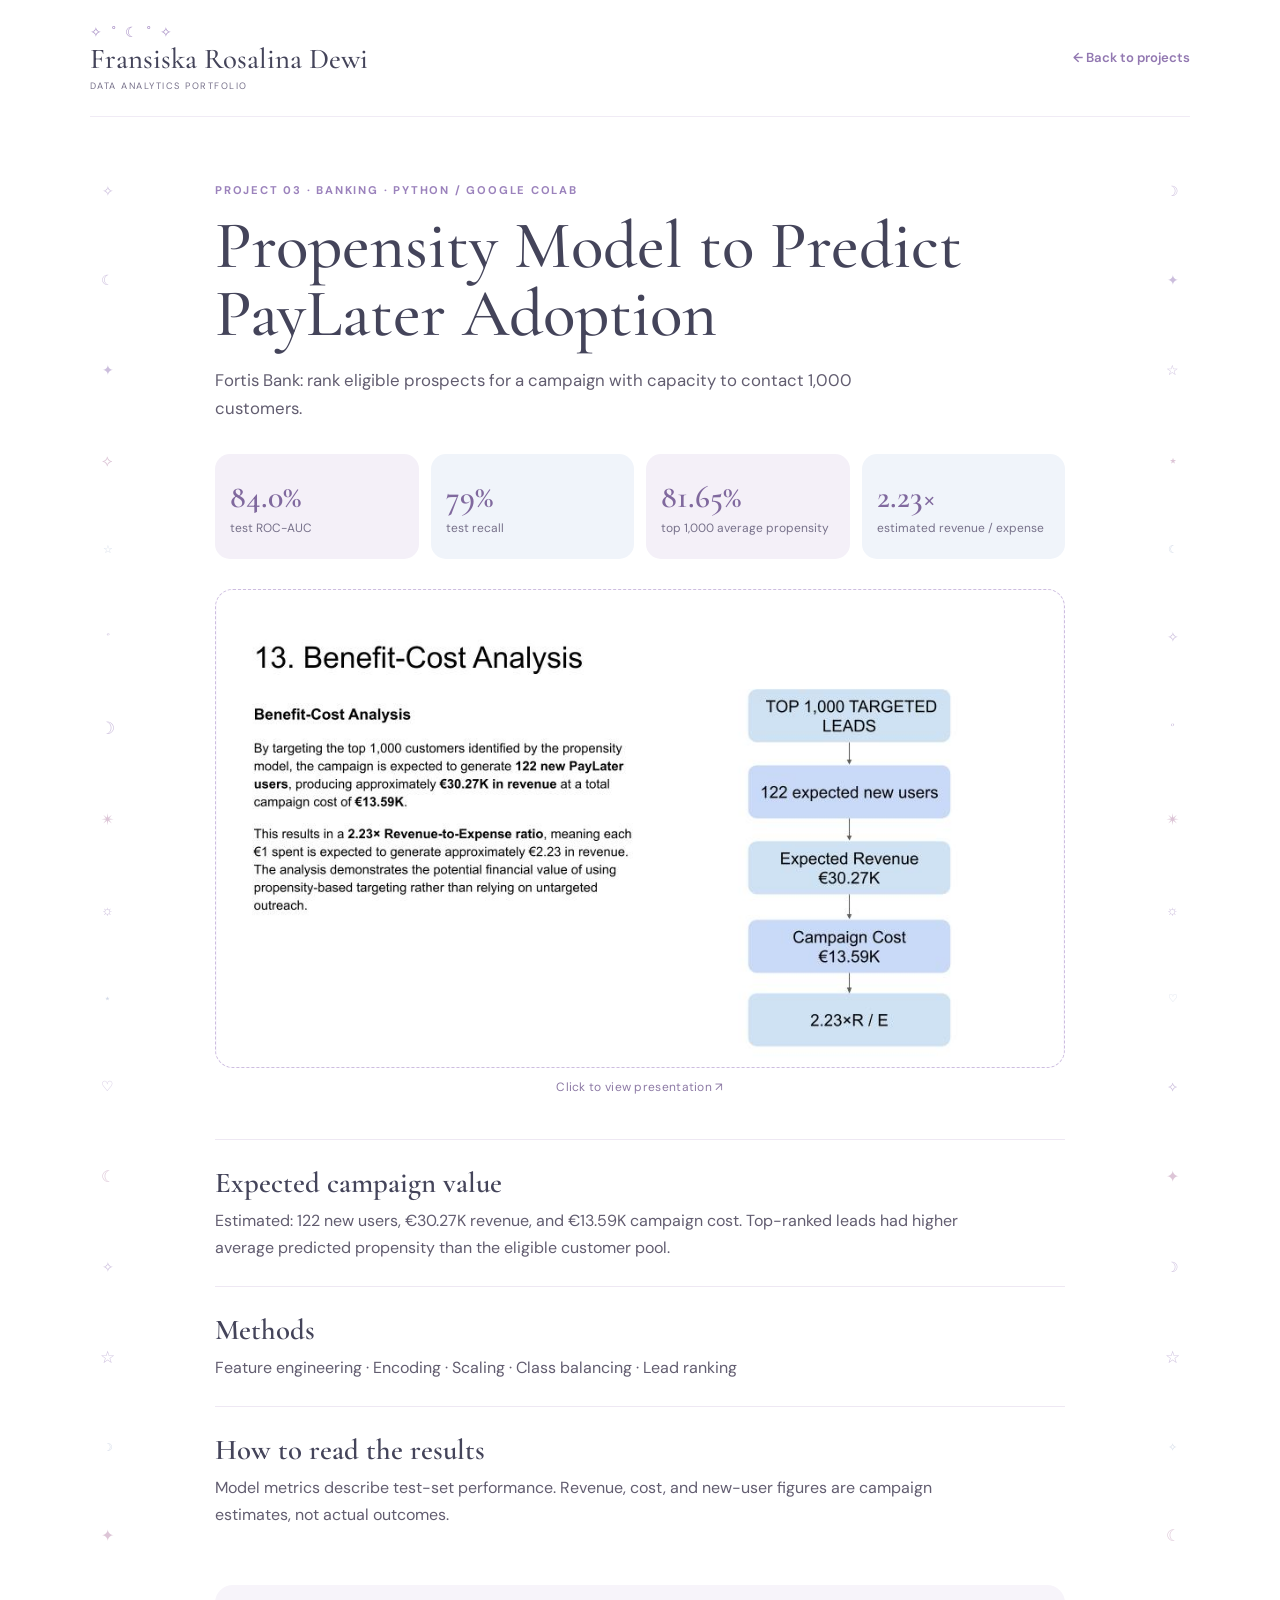
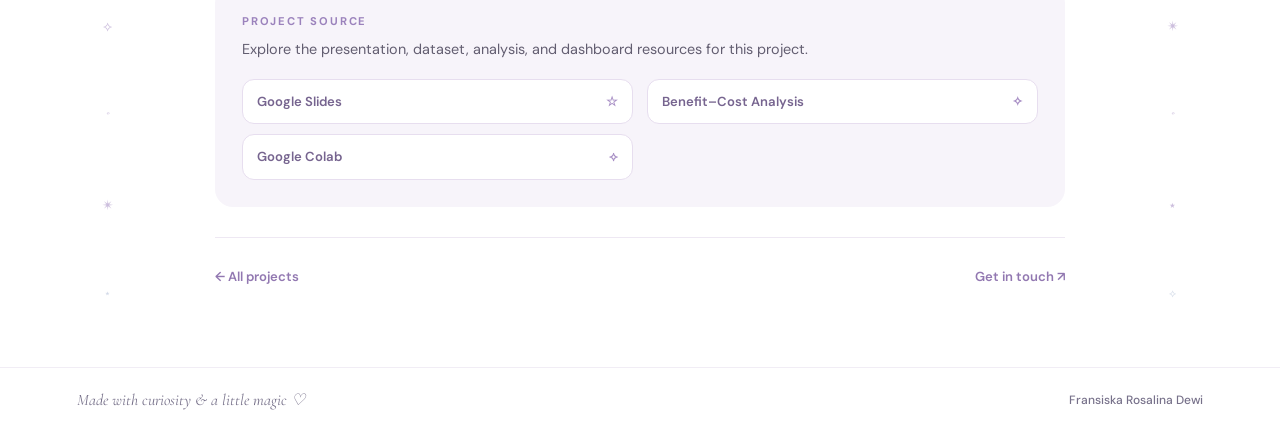
<file: projects/paylater-propensity.html>
<!DOCTYPE html>
<html lang="en">
<head>
  <meta charset="UTF-8">
  <meta name="viewport" content="width=device-width, initial-scale=1.0">
  <meta name="description" content="Propensity Model to Predict PayLater Adoption — Fransiska Rosalina Dewi Data Analytics Portfolio">
  <title>Propensity Model to Predict PayLater Adoption | Fransiska Rosalina Dewi</title>
  <link rel="preconnect" href="https://fonts.googleapis.com">
  <link rel="preconnect" href="https://fonts.gstatic.com" crossorigin>
  <link href="https://fonts.googleapis.com/css2?family=Cormorant+Garamond:wght@400;500;600;700&family=DM+Sans:wght@400;500;600;700&display=swap" rel="stylesheet">
  <link rel="stylesheet" href="../style.css">
</head>
<body class="case-page">
  <header class="case-header">
    <a class="case-brand" href="../index.html">
      <span>✧ ˚ ☾ ˚ ✧</span>
      <strong>Fransiska Rosalina Dewi</strong>
      <small>DATA ANALYTICS PORTFOLIO</small>
    </a>
    <a class="back-link" href="../index.html#projects">← Back to projects</a>
  </header>
  <main class="case-main">
<div class="case-edge case-edge-left" aria-hidden="true"><span>✧</span><span>☾</span><span>✦</span><span>⟡</span><span>☆</span><span>˚</span><span>☽</span><span>✴</span><span>☼</span><span>⋆</span><span>♡</span><span>☾</span><span>✧</span><span>☆</span><span>☽</span><span>✦</span><span>⟡</span><span>˚</span><span>✴</span><span>⋆</span></div>
<div class="case-edge case-edge-right" aria-hidden="true"><span>☽</span><span>✦</span><span>☆</span><span>⋆</span><span>☾</span><span>✧</span><span>˚</span><span>✴</span><span>☼</span><span>♡</span><span>⟡</span><span>✦</span><span>☽</span><span>☆</span><span>✧</span><span>☾</span><span>✴</span><span>˚</span><span>⋆</span><span>⟡</span></div>
    <p class="eyebrow">PROJECT 03 · BANKING · PYTHON / GOOGLE COLAB</p>
    <h1>Propensity Model to Predict PayLater Adoption</h1>
    <p class="case-subtitle">Fortis Bank: rank eligible prospects for a campaign with capacity to contact 1,000 customers.</p>
    <div class="case-metrics">
      <div class="case-metric"><strong>84.0%</strong><span>test ROC-AUC</span></div>
      <div class="case-metric"><strong>79%</strong><span>test recall</span></div>
      <div class="case-metric"><strong>81.65%</strong><span>top 1,000 average propensity</span></div>
      <div class="case-metric"><strong>2.23×</strong><span>estimated revenue / expense</span></div>
    </div>
    <section class="case-screenshot" aria-label="Project screenshot placeholder">
      <div class="case-screenshot-frame" role="img" aria-label="Empty 16 by 9 placeholder for a project screenshot">
        <a
          href="https://docs.google.com/presentation/d/1O_5H8ZxJ6VLErGwfQ2C6gGym-48L2qhYvqR2tuswjng/edit?usp=sharing"
          target="_blank"
          rel="noopener noreferrer"
          aria-label="View Propensity Model to Predict PayLater Adoption presentation"
        >
          <img
            src="../assets/images/projects/paylater-propensity.jpg"
            alt="Propensity Model to Predict PayLater Adoption presentation"
          >
        </a>
      </div>
      <p class="screenshot-caption">
        Click to view presentation ↗
      </p>
    </section>
    <section class="case-section"><h2>Expected campaign value</h2><p>Estimated: 122 new users, €30.27K revenue, and €13.59K campaign cost. Top-ranked leads had higher average predicted propensity than the eligible customer pool.</p></section>
    <section class="case-section"><h2>Methods</h2><p>Feature engineering · Encoding · Scaling · Class balancing · Lead ranking</p></section>
    <section class="case-section"><h2>How to read the results</h2><p>Model metrics describe test-set performance. Revenue, cost, and new-user figures are campaign estimates, not actual outcomes.</p></section>
    <div class="case-source">
      <p class="eyebrow">PROJECT SOURCE</p>
      <p>Explore the presentation, dataset, analysis, and dashboard resources for this project.</p>
      <ul class="source-links">
        <li><a href="https://docs.google.com/presentation/d/1O_5H8ZxJ6VLErGwfQ2C6gGym-48L2qhYvqR2tuswjng/edit?usp=sharing" target="_blank" rel="noopener">Google Slides <span>☆</span></a></li>
        <li><a href="https://docs.google.com/spreadsheets/d/10uI9Z9WnpLTkc7Dh1evfEGMoQaWWD2383HlV9BlbB7w/edit?usp=drive_link" target="_blank" rel="noopener">Benefit–Cost Analysis <span>✧</span></a></li>
        <li><a href="https://colab.research.google.com/drive/10PcEb9pl5AZly5z3dV0m_WIIYSm8__BB?usp=drive_link" target="_blank" rel="noopener">Google Colab <span>⟡</span></a></li>
      </ul>
    </div>
    <div class="case-bottom"><a href="../index.html#projects">← All projects</a><a href="../index.html#contact">Get in touch ↗</a></div>
  </main>
  <footer><p>Made with curiosity &amp; a little magic ♡</p><a href="../index.html">Fransiska Rosalina Dewi</a></footer>
</body>
</html>
</file>
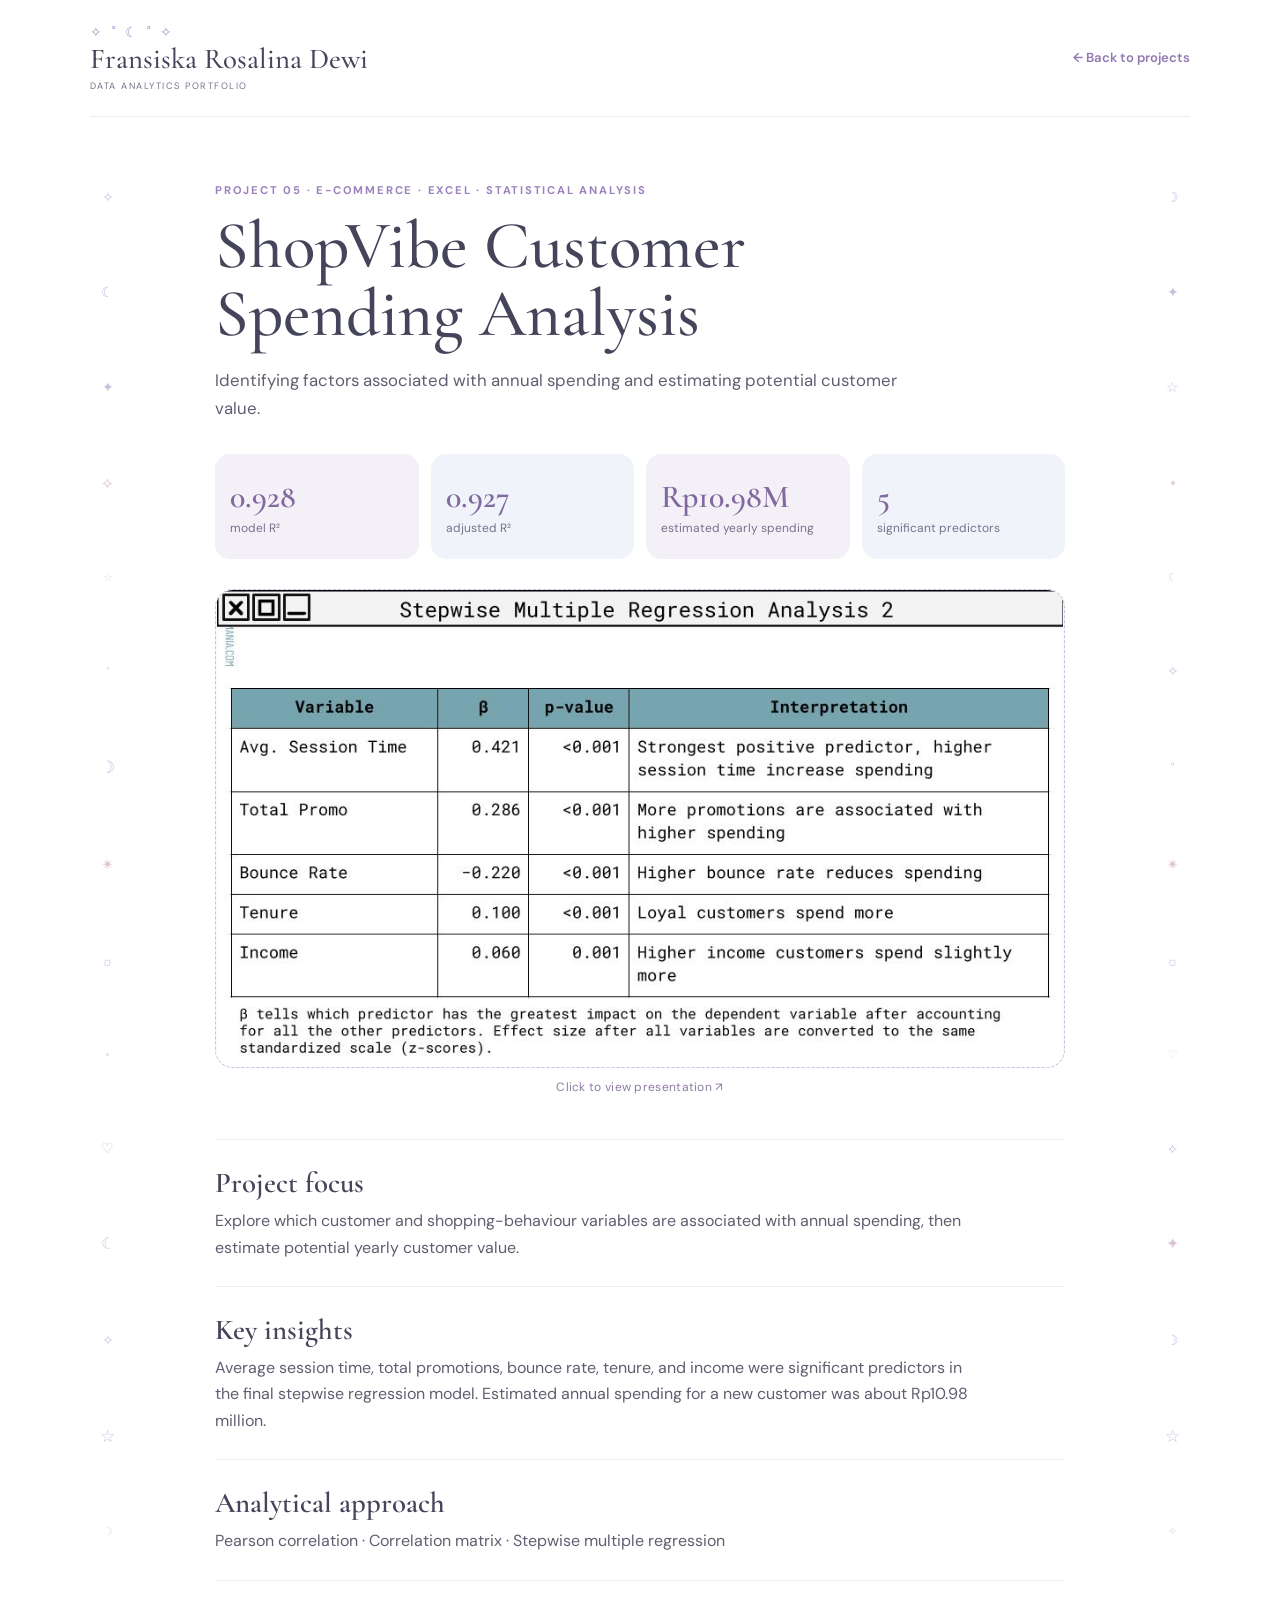
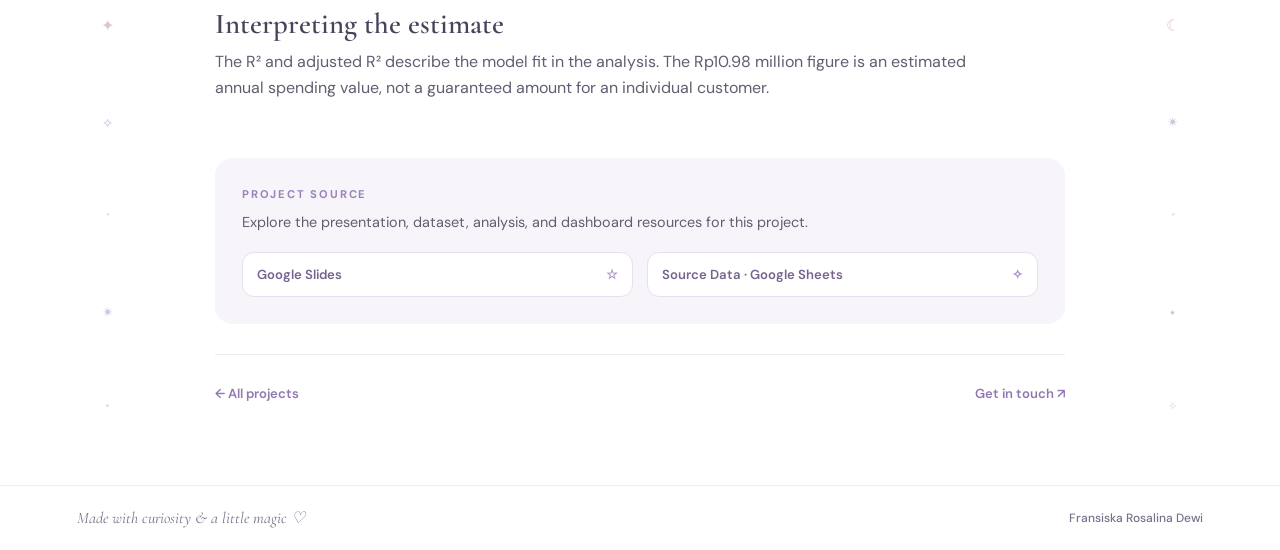
<file: projects/shopvibe-spending.html>
<!DOCTYPE html>
<html lang="en">
<head>
  <meta charset="UTF-8">
  <meta name="viewport" content="width=device-width, initial-scale=1.0">
  <meta name="description" content="ShopVibe Customer Spending Analysis — Fransiska Rosalina Dewi Data Analytics Portfolio">
  <title>ShopVibe Customer Spending Analysis | Fransiska Rosalina Dewi</title>
  <link rel="preconnect" href="https://fonts.googleapis.com">
  <link rel="preconnect" href="https://fonts.gstatic.com" crossorigin>
  <link href="https://fonts.googleapis.com/css2?family=Cormorant+Garamond:wght@400;500;600;700&family=DM+Sans:wght@400;500;600;700&display=swap" rel="stylesheet">
  <link rel="stylesheet" href="../style.css">
</head>
<body class="case-page">
  <header class="case-header">
    <a class="case-brand" href="../index.html">
      <span>✧ ˚ ☾ ˚ ✧</span>
      <strong>Fransiska Rosalina Dewi</strong>
      <small>DATA ANALYTICS PORTFOLIO</small>
    </a>
    <a class="back-link" href="../index.html#projects">← Back to projects</a>
  </header>
  <main class="case-main">
<div class="case-edge case-edge-left" aria-hidden="true"><span>✧</span><span>☾</span><span>✦</span><span>⟡</span><span>☆</span><span>˚</span><span>☽</span><span>✴</span><span>☼</span><span>⋆</span><span>♡</span><span>☾</span><span>✧</span><span>☆</span><span>☽</span><span>✦</span><span>⟡</span><span>˚</span><span>✴</span><span>⋆</span></div>
<div class="case-edge case-edge-right" aria-hidden="true"><span>☽</span><span>✦</span><span>☆</span><span>⋆</span><span>☾</span><span>✧</span><span>˚</span><span>✴</span><span>☼</span><span>♡</span><span>⟡</span><span>✦</span><span>☽</span><span>☆</span><span>✧</span><span>☾</span><span>✴</span><span>˚</span><span>⋆</span><span>⟡</span></div>
    <p class="eyebrow">PROJECT 05 · E-COMMERCE · EXCEL · STATISTICAL ANALYSIS</p>
    <h1>ShopVibe Customer Spending Analysis</h1>
    <p class="case-subtitle">Identifying factors associated with annual spending and estimating potential customer value.</p>
    <div class="case-metrics"><div class="case-metric"><strong>0.928</strong><span>model R²</span></div>
<div class="case-metric"><strong>0.927</strong><span>adjusted R²</span></div>
<div class="case-metric"><strong>Rp10.98M</strong><span>estimated yearly spending</span></div>
<div class="case-metric"><strong>5</strong><span>significant predictors</span></div></div>
    <section class="case-screenshot" aria-label="Project screenshot placeholder">
      <div class="case-screenshot-frame" role="img" aria-label="Empty 16 by 9 placeholder for a project screenshot">
        <a
          href="https://docs.google.com/presentation/d/1BQWOE6A8xCmV7MWh9n1-irIsxu9zK1FrZYDQC8Ai6W0/edit?usp=sharing"
          target="_blank"
          rel="noopener noreferrer"
          aria-label="View ShopVibe Customer Spending Analysis presentation"
        >
          <img
            src="../assets/images/projects/shopvibe-spending.jpg"
            alt="ShopVibe Customer Spending Analysis presentation"
          >
        </a>      
      </div>
      <p class="screenshot-caption">
        Click to view presentation ↗
      </p>
    </section>
    <section class="case-section"><h2>Project focus</h2><p>Explore which customer and shopping-behaviour variables are associated with annual spending, then estimate potential yearly customer value.</p></section>
<section class="case-section"><h2>Key insights</h2><p>Average session time, total promotions, bounce rate, tenure, and income were significant predictors in the final stepwise regression model. Estimated annual spending for a new customer was about Rp10.98 million.</p></section>
<section class="case-section"><h2>Analytical approach</h2><p>Pearson correlation · Correlation matrix · Stepwise multiple regression</p></section>
<section class="case-section"><h2>Interpreting the estimate</h2><p>The R² and adjusted R² describe the model fit in the analysis. The Rp10.98 million figure is an estimated annual spending value, not a guaranteed amount for an individual customer.</p></section>
    <div class="case-source">
      <p class="eyebrow">PROJECT SOURCE</p>
      <p>Explore the presentation, dataset, analysis, and dashboard resources for this project.</p>
      <ul class="source-links">
        <li><a href="https://docs.google.com/presentation/d/1BQWOE6A8xCmV7MWh9n1-irIsxu9zK1FrZYDQC8Ai6W0/edit?usp=sharing" target="_blank" rel="noopener">Google Slides <span>☆</span></a></li>
        <li><a href="https://docs.google.com/spreadsheets/d/16K5jbsX_XFD2o9LF26mzkMdpB8UW2bbTRdqHxFqfx-4/edit?usp=drive_link" target="_blank" rel="noopener">Source Data · Google Sheets <span>✧</span></a></li>
      </ul>
    </div>
    <div class="case-bottom"><a href="../index.html#projects">← All projects</a><a href="../index.html#contact">Get in touch ↗</a></div>
  </main>
  <footer><p>Made with curiosity &amp; a little magic ♡</p><a href="../index.html">Fransiska Rosalina Dewi</a></footer>
</body>
</html>
</file>
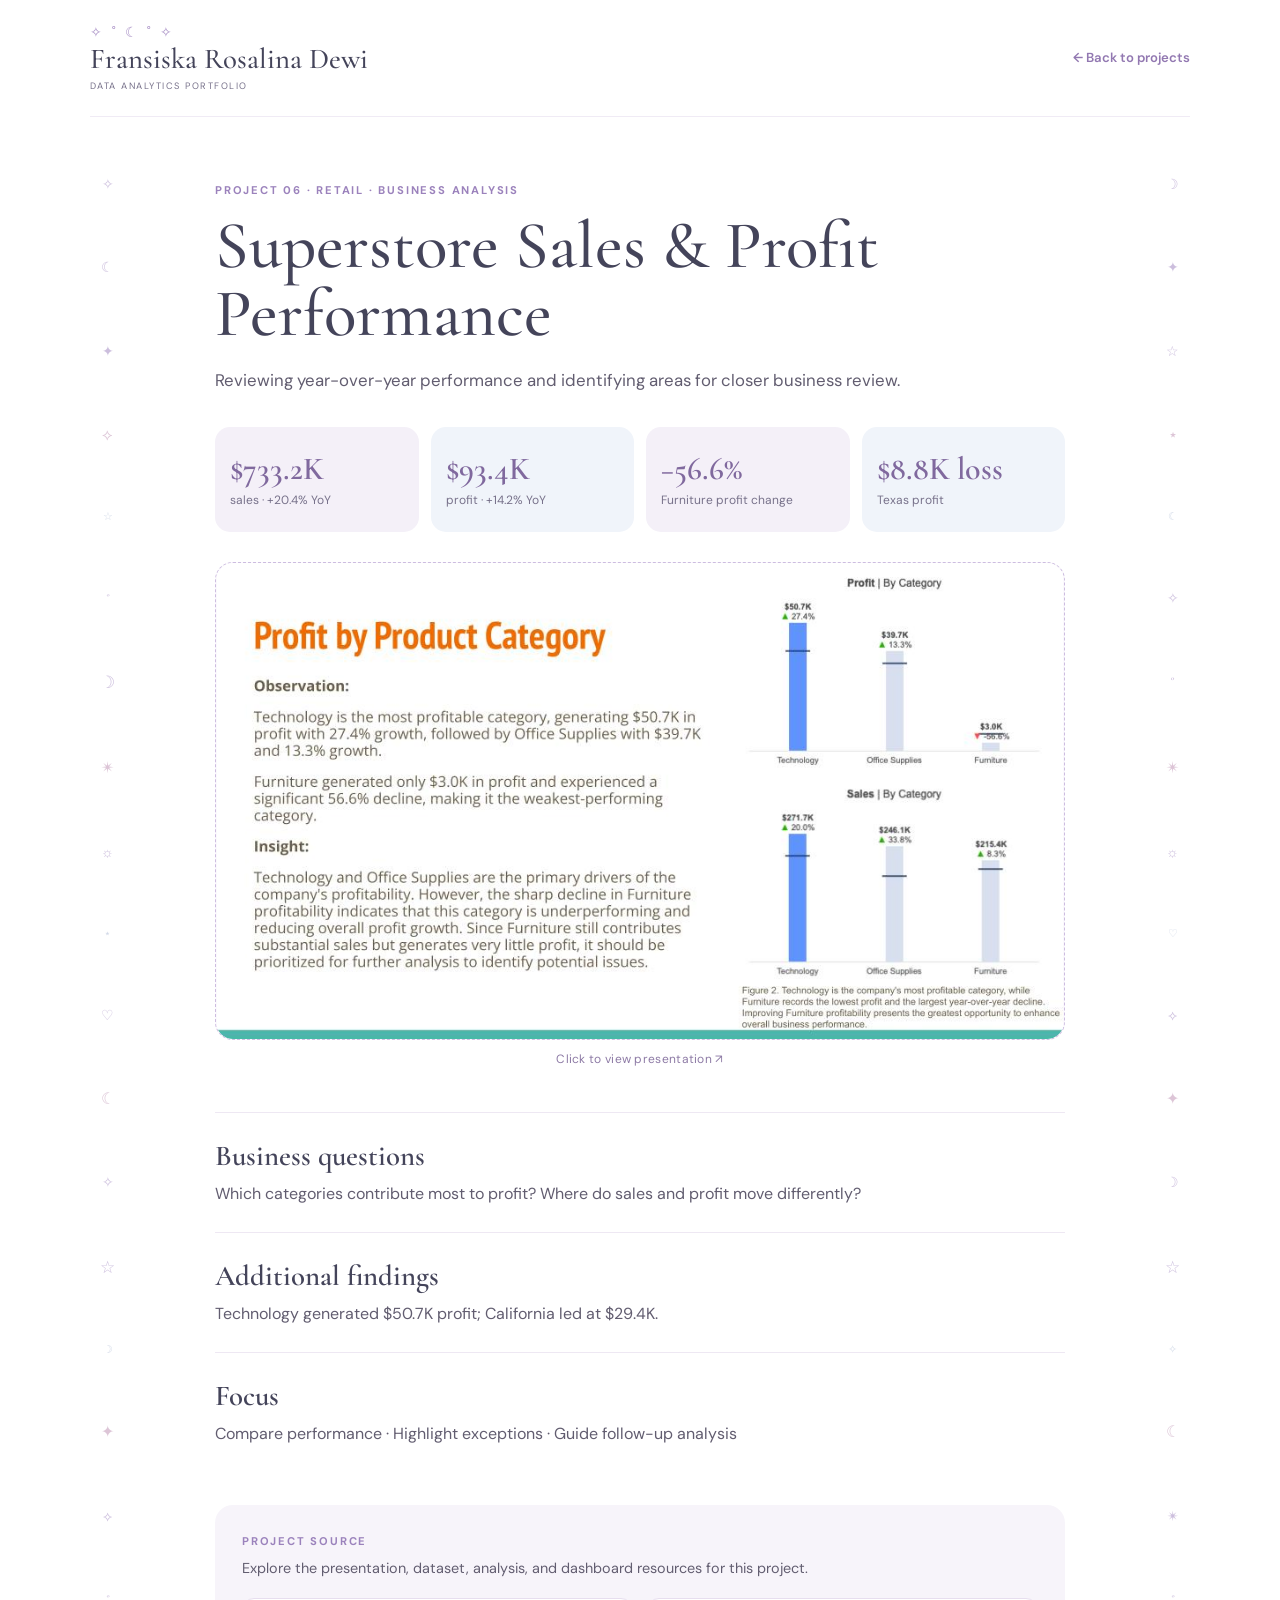
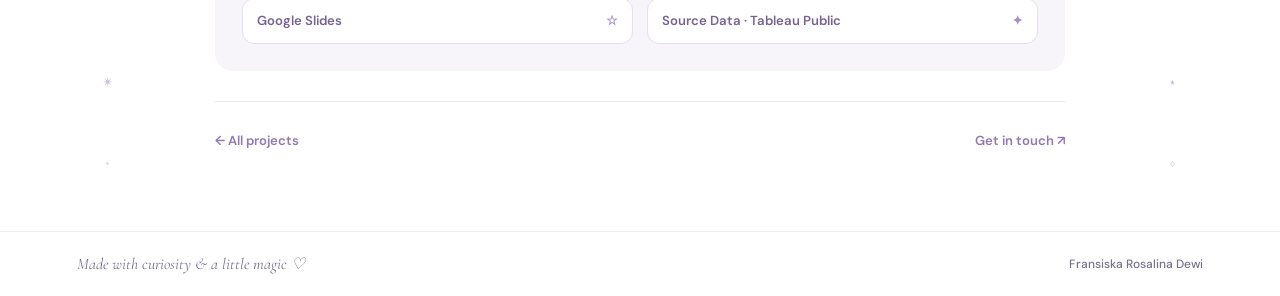
<file: projects/superstore-performance.html>
<!DOCTYPE html>
<html lang="en">
<head>
  <meta charset="UTF-8">
  <meta name="viewport" content="width=device-width, initial-scale=1.0">
  <meta name="description" content="Superstore Sales & Profit Performance — Fransiska Rosalina Dewi Data Analytics Portfolio">
  <title>Superstore Sales & Profit Performance | Fransiska Rosalina Dewi</title>
  <link rel="preconnect" href="https://fonts.googleapis.com">
  <link rel="preconnect" href="https://fonts.gstatic.com" crossorigin>
  <link href="https://fonts.googleapis.com/css2?family=Cormorant+Garamond:wght@400;500;600;700&family=DM+Sans:wght@400;500;600;700&display=swap" rel="stylesheet">
  <link rel="stylesheet" href="../style.css">
</head>
<body class="case-page">
  <header class="case-header">
    <a class="case-brand" href="../index.html">
      <span>✧ ˚ ☾ ˚ ✧</span>
      <strong>Fransiska Rosalina Dewi</strong>
      <small>DATA ANALYTICS PORTFOLIO</small>
    </a>
    <a class="back-link" href="../index.html#projects">← Back to projects</a>
  </header>
  <main class="case-main">
<div class="case-edge case-edge-left" aria-hidden="true"><span>✧</span><span>☾</span><span>✦</span><span>⟡</span><span>☆</span><span>˚</span><span>☽</span><span>✴</span><span>☼</span><span>⋆</span><span>♡</span><span>☾</span><span>✧</span><span>☆</span><span>☽</span><span>✦</span><span>⟡</span><span>˚</span><span>✴</span><span>⋆</span></div>
<div class="case-edge case-edge-right" aria-hidden="true"><span>☽</span><span>✦</span><span>☆</span><span>⋆</span><span>☾</span><span>✧</span><span>˚</span><span>✴</span><span>☼</span><span>♡</span><span>⟡</span><span>✦</span><span>☽</span><span>☆</span><span>✧</span><span>☾</span><span>✴</span><span>˚</span><span>⋆</span><span>⟡</span></div>
    <p class="eyebrow">PROJECT 06 · RETAIL · BUSINESS ANALYSIS</p>
    <h1>Superstore Sales & Profit Performance</h1>
    <p class="case-subtitle">Reviewing year-over-year performance and identifying areas for closer business review.</p>
    <div class="case-metrics">
      <div class="case-metric"><strong>$733.2K</strong><span>sales · +20.4% YoY</span></div>
      <div class="case-metric"><strong>$93.4K</strong><span>profit · +14.2% YoY</span></div>
      <div class="case-metric"><strong>−56.6%</strong><span>Furniture profit change</span></div>
      <div class="case-metric"><strong>$8.8K loss</strong><span>Texas profit</span></div>
    </div>
    <section class="case-screenshot" aria-label="Project screenshot placeholder">
      <div class="case-screenshot-frame" role="img" aria-label="Empty 16 by 9 placeholder for a project screenshot">
        <a
          href="https://docs.google.com/presentation/d/1Fvh7keFRSnAQrKgXU2dWXkPyWFkOEt3iagkQ1GnwMkE/edit?usp=sharing"
          target="_blank"
          rel="noopener noreferrer"
          aria-label="View Superstore Analysis presentation"
        >
          <img
            src="../assets/images/projects/superstore-performance.jpg"
            alt="Superstore Analysis presentation"
          >
        </a>
      </div>
      <p class="screenshot-caption">
        Click to view presentation ↗
      </p>  
    </section>
    <section class="case-section"><h2>Business questions</h2><p>Which categories contribute most to profit? Where do sales and profit move differently?</p></section>
    <section class="case-section"><h2>Additional findings</h2><p>Technology generated $50.7K profit; California led at $29.4K.</p></section>
    <section class="case-section"><h2>Focus</h2><p>Compare performance · Highlight exceptions · Guide follow-up analysis</p></section>
    <div class="case-source">
      <p class="eyebrow">PROJECT SOURCE</p>
      <p>Explore the presentation, dataset, analysis, and dashboard resources for this project.</p>
      <ul class="source-links">
        <li><a href="https://docs.google.com/presentation/d/1Fvh7keFRSnAQrKgXU2dWXkPyWFkOEt3iagkQ1GnwMkE/edit?usp=sharing" target="_blank" rel="noopener">Google Slides <span>☆</span></a></li>
        <li><a href="https://public.tableau.com/app/profile/p.padham/viz/SuperstoreDashboard_16709573699130/SuperstoreDashboard" target="_blank" rel="noopener">Source Data · Tableau Public <span>✦</span></a></li>
      </ul>
    </div>
    <div class="case-bottom"><a href="../index.html#projects">← All projects</a><a href="../index.html#contact">Get in touch ↗</a></div>
  </main>
  <footer><p>Made with curiosity &amp; a little magic ♡</p><a href="../index.html">Fransiska Rosalina Dewi</a></footer>
</body>
</html>
</file>
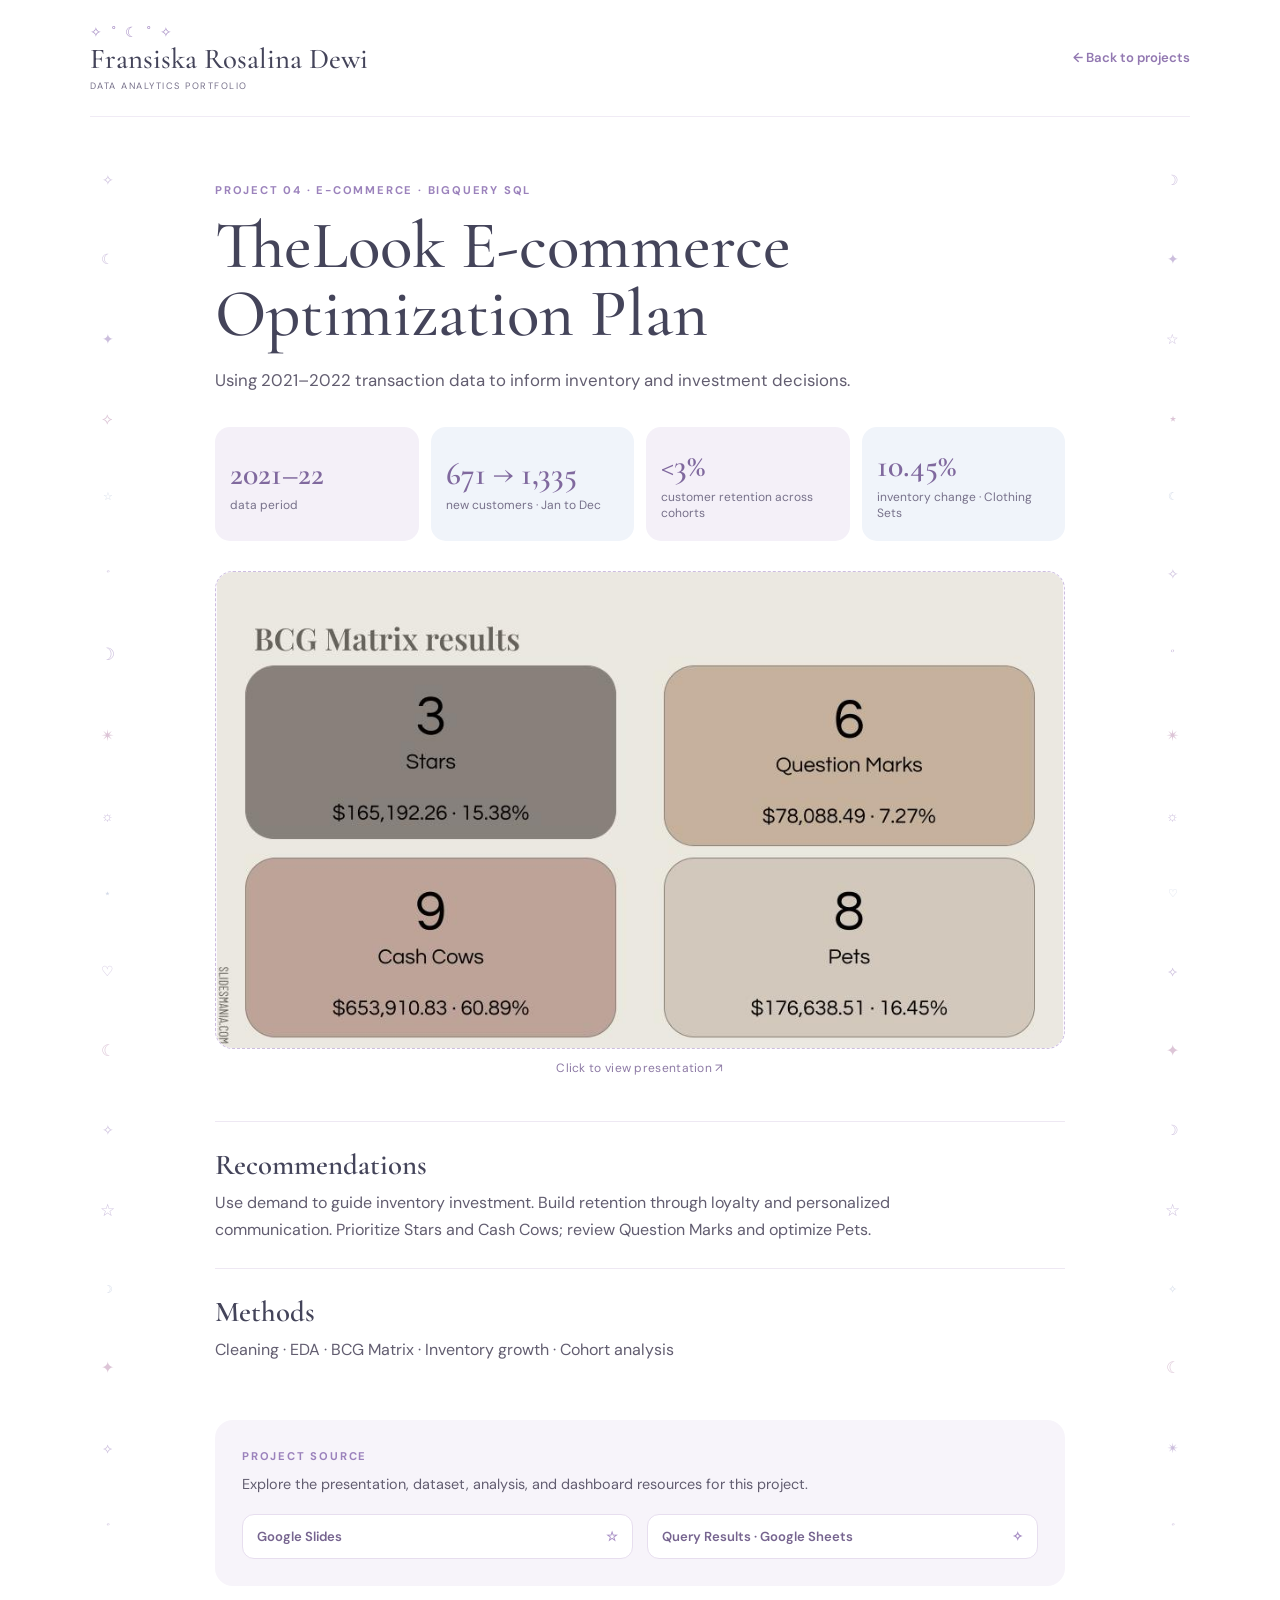
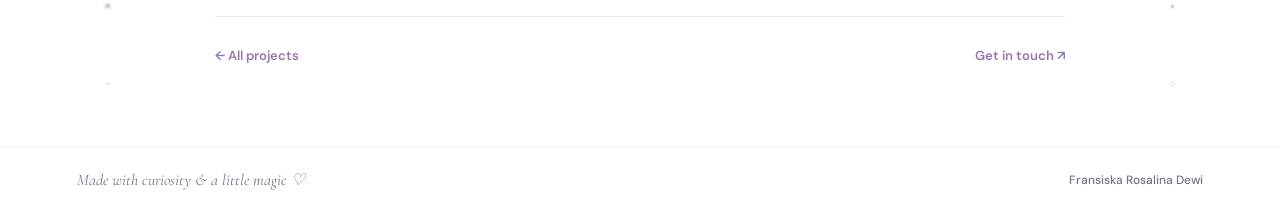
<file: projects/thelook-optimization.html>
<!DOCTYPE html>
<html lang="en">
<head>
  <meta charset="UTF-8">
  <meta name="viewport" content="width=device-width, initial-scale=1.0">
  <meta name="description" content="TheLook E-commerce Optimization Plan — Fransiska Rosalina Dewi Data Analytics Portfolio">
  <title>TheLook E-commerce Optimization Plan | Fransiska Rosalina Dewi</title>
  <link rel="preconnect" href="https://fonts.googleapis.com">
  <link rel="preconnect" href="https://fonts.gstatic.com" crossorigin>
  <link href="https://fonts.googleapis.com/css2?family=Cormorant+Garamond:wght@400;500;600;700&family=DM+Sans:wght@400;500;600;700&display=swap" rel="stylesheet">
  <link rel="stylesheet" href="../style.css">
</head>
<body class="case-page">
  <header class="case-header">
    <a class="case-brand" href="../index.html">
      <span>✧ ˚ ☾ ˚ ✧</span>
      <strong>Fransiska Rosalina Dewi</strong>
      <small>DATA ANALYTICS PORTFOLIO</small>
    </a>
    <a class="back-link" href="../index.html#projects">← Back to projects</a>
  </header>
  <main class="case-main">
<div class="case-edge case-edge-left" aria-hidden="true"><span>✧</span><span>☾</span><span>✦</span><span>⟡</span><span>☆</span><span>˚</span><span>☽</span><span>✴</span><span>☼</span><span>⋆</span><span>♡</span><span>☾</span><span>✧</span><span>☆</span><span>☽</span><span>✦</span><span>⟡</span><span>˚</span><span>✴</span><span>⋆</span></div>
<div class="case-edge case-edge-right" aria-hidden="true"><span>☽</span><span>✦</span><span>☆</span><span>⋆</span><span>☾</span><span>✧</span><span>˚</span><span>✴</span><span>☼</span><span>♡</span><span>⟡</span><span>✦</span><span>☽</span><span>☆</span><span>✧</span><span>☾</span><span>✴</span><span>˚</span><span>⋆</span><span>⟡</span></div>
    <p class="eyebrow">PROJECT 04 · E-COMMERCE · BIGQUERY SQL</p>
    <h1>TheLook E-commerce Optimization Plan</h1>
    <p class="case-subtitle">Using 2021–2022 transaction data to inform inventory and investment decisions.</p>
    <div class="case-metrics">
      <div class="case-metric"><strong>2021–22</strong><span>data period</span></div>
      <div class="case-metric"><strong>671 → 1,335</strong><span>new customers · Jan to Dec</span></div>
      <div class="case-metric"><strong>&lt;3%</strong><span>customer retention across cohorts</span></div>
      <div class="case-metric"><strong>10.45%</strong><span>inventory change · Clothing Sets</span></div>
    </div>
    <section class="case-screenshot" aria-label="Project screenshot placeholder">
      <div class="case-screenshot-frame" role="img" aria-label="Empty 16 by 9 placeholder for a project screenshot">
        <a
          href="https://docs.google.com/presentation/d/1n4qUsf0BIPeDOvFwS3HHJBO_axysqlxusMJhG9pc_4o/edit?usp=sharing"
          target="_blank"
          rel="noopener noreferrer"
          aria-label="View TheLook E-commerce Optimization Plan presentation"
        >
          <img
            src="../assets/images/projects/thelook-optimization.jpg"
            alt="TheLook E-commerce Optimization Plan presentation"
          >
        </a>
      </div>
      <p class="screenshot-caption">
        Click to view presentation ↗
      </p>
    </section>
    <section class="case-section"><h2>Recommendations</h2><p>Use demand to guide inventory investment. Build retention through loyalty and personalized communication. Prioritize Stars and Cash Cows; review Question Marks and optimize Pets.</p></section>
    <section class="case-section"><h2>Methods</h2><p>Cleaning · EDA · BCG Matrix · Inventory growth · Cohort analysis</p></section>
    <div class="case-source">
      <p class="eyebrow">PROJECT SOURCE</p>
      <p>Explore the presentation, dataset, analysis, and dashboard resources for this project.</p>
      <ul class="source-links">
        <li><a href="https://docs.google.com/presentation/d/1n4qUsf0BIPeDOvFwS3HHJBO_axysqlxusMJhG9pc_4o/edit?usp=sharing" target="_blank" rel="noopener">Google Slides <span>☆</span></a></li>
        <li><a href="https://docs.google.com/spreadsheets/d/1x_wyFgS9kgVxVpbSkBcx-_wSyptF2kC7JAs1vcA5v3I/edit?usp=drive_link" target="_blank" rel="noopener">Query Results · Google Sheets <span>✧</span></a></li>
      </ul>
    </div>
    <div class="case-bottom"><a href="../index.html#projects">← All projects</a><a href="../index.html#contact">Get in touch ↗</a></div>
  </main>
  <footer><p>Made with curiosity &amp; a little magic ♡</p><a href="../index.html">Fransiska Rosalina Dewi</a></footer>
</body>
</html>
</file>
<file: style.css>
@import url('https://fonts.googleapis.com/css2?family=Cormorant+Garamond:wght@400;500;600;700&family=DM+Sans:wght@400;500;600;700&display=swap');

:root {
  --white: #fff;
  --ice: #EAF2FA;
  --lavender: #E8DFF3;
  --lilac: #D5C6E9;
  --pink: #EBD8E5;
  --rose-mist: #F7EDF3;
  --plum: #44445A;
  --muted: #77718A;
  --line: #E8DFF3;
  --serif: "Cormorant Garamond", Georgia, serif;
  --sans: "DM Sans", Arial, sans-serif;
}

* { box-sizing: border-box; }
html { scroll-behavior: smooth; scroll-padding-top: 110px; }
body { margin: 0; background: var(--white); color: var(--plum); font-family: var(--sans); line-height: 1.65; }
a { color: inherit; text-decoration: none; }
.site-header { padding: 20px 6vw 12px; display: flex; flex-direction: column; align-items: center; gap: 20px; border-bottom: 1px solid #f0ebf5; background: rgba(255,255,255,.96); }
.brand { display: flex; flex-direction: column; align-items: center; line-height: 1.25; }
.brand-symbol { color: #A88FC5; font-size: 1.15rem; letter-spacing: .35rem; margin-bottom: 7px; }
.brand-name { font: 500 clamp(1.8rem, 4vw, 2.65rem)/1.05 var(--serif); letter-spacing: .015em; }
.brand-subtitle { margin-top: 9px; color: var(--muted); font-size: .65rem; letter-spacing: .2em; font-weight: 700; }
.brand-tagline { color: #9B82BC; font: italic 1rem var(--serif); margin-top: 8px; }
.main-nav { display: flex; flex-wrap: wrap; justify-content: center; gap: clamp(16px, 3vw, 38px); }
.main-nav a { font-size: .82rem; color: #625D70; transition: color .2s; }
.main-nav a:hover, footer a:hover { color: #9B82BC; }
.menu-toggle { display: none; border: 0; background: var(--lavender); color: var(--plum); border-radius: 10px; padding: 8px 12px; font-size: 1.1rem; }
.section-wrap { width: min(1100px, 88%); margin-inline: auto; }
.hero { padding: 38px 44px 50px; margin: 28px auto 78px; background: #F4F0F8; border-radius: 26px; }
.eyebrow { color: #9B82BC; font-size: .7rem; font-weight: 700; letter-spacing: .16em; }
.hero > .eyebrow { text-align: center; margin: 0 0 22px; font-size: .92rem; letter-spacing: .18em; }
.hero-grid { display: grid; grid-template-columns: 1.15fr .85fr; align-items: center; gap: 7%; }
.hello { font: 500 clamp(2.4rem, 5vw, 4.3rem)/1.05 var(--serif); margin: 0 0 12px; }
.hero h1 { font: 500 clamp(2.3rem, 4.8vw, 4rem)/1.08 var(--serif); margin: 0; }
.hero h1 em { color: #9B82BC; font-weight: 500; }
.hero-description { max-width: 530px; color: #625D70; margin: 22px 0 28px; }
.button { display: inline-flex; align-items: center; gap: 14px; border-radius: 99px; padding: 12px 21px; font-size: .85rem; font-weight: 600; transition: transform .2s, box-shadow .2s; }
.button:hover { transform: translateY(-3px); box-shadow: 0 8px 22px #d5c6e955; }
.button-primary { background: var(--lilac); color: var(--plum); }
.button-secondary { background: #fff; color: #80699E; border: 1px solid #d9cce8; }
.hero-actions { display: flex; flex-wrap: wrap; align-items: center; gap: 12px; }
@media (max-width: 760px) { .hero-actions { justify-content: center; } }
.hero-photo-wrap { position: relative; width: min(100%, 350px); justify-self: center; padding: 16px; background: var(--lavender); border-radius: 46% 46% 28px 28px; }
.photo-frame { overflow: hidden; aspect-ratio: 4 / 5; border-radius: 44% 44% 18px 18px; background: var(--ice); }
.photo-frame img { display: block; width: 100%; height: 100%; object-fit: cover; }
.photo-caption { text-align: center; color: #81758F; font: italic .95rem var(--serif); margin: 12px 0 0; }
.orbit { position: absolute; color: #A88FC5; }
.orbit-one { top: 0; right: -8px; font-size: 2rem; }
.orbit-two { left: -20px; top: 32%; font-size: 2rem; }
.orbit-three { right: 12px; bottom: 42px; font-size: 2rem; }
.section-block { padding: 76px 0; border-top: 1px solid #f1edf5; }
.section-heading { max-width: 690px; margin-bottom: 30px; }
.section-heading .eyebrow { margin: 0 0 8px; }
.section-heading h2, .contact-card h2 { font: 500 clamp(2.1rem, 4vw, 3.1rem)/1.08 var(--serif); margin: 0 0 9px; }
.section-heading h2 span { color: #A88FC5; }
.section-heading > p:last-child, .section-intro { color: var(--muted); margin: 0; font-size: .93rem; }
.about-grid { display: grid; grid-template-columns: repeat(2, 1fr); gap: 18px; }
.info-card, .skill-card { border-radius: 16px; padding: 22px; }
.lavender-card { background: #F4F0F8; }
.blue-card { background: #F0F4FA; }
.pink-card { background: #F7EDF3; }
.card-icon { color: #9B82BC; font-size: 1.3rem; }
.info-card h3 { font: 600 1.45rem var(--serif); margin: 5px 0; }
.info-card p { margin: 0; font-weight: 600; font-size: .93rem; }
.info-card small { color: var(--muted); }
.about-note { color: #625D70; max-width: 780px; margin: 23px 0 0; }
.skills-layout { display: grid; grid-template-columns: 1.15fr .85fr; gap: 42px; }
.subheading { font: 600 1.65rem var(--serif); margin: 0 0 5px; }
.section-intro { margin-bottom: 19px; }
.technical-grid { display: grid; grid-template-columns: repeat(2, 1fr); gap: 12px; }
.skill-card { padding: 17px; }
.skill-card h4, .strength-list h4 { margin: 0 0 4px; font-size: .95rem; }
.skill-card p, .strength-list p { margin: 0; color: #625D70; font-size: .8rem; line-height: 1.5; }
.strengths-panel { padding-left: 30px; border-left: 1px solid var(--line); }
.strength-list { display: grid; gap: 17px; }
.strength-list article { display: flex; gap: 13px; align-items: flex-start; }
.strength-list article > span { flex: 0 0 38px; width: 38px; height: 38px; display: grid; place-items: center; border-radius: 12px; background: var(--lavender); color: #8F78AE; }
.strength-list article:nth-child(even) > span { background: var(--ice); }
.strength-list article:nth-child(3n) > span { background: var(--rose-mist); }
.project-grid { display: grid; grid-template-columns: repeat(2, 1fr); gap: 20px; }
.project-card { display: block; padding: 14px; border: 1px solid #eee8f3; border-radius: 18px; transition: transform .2s, box-shadow .2s, border-color .2s; }
.project-card:hover { transform: translateY(-4px); box-shadow: 0 12px 30px #55466b12; border-color: #d8cbe7; }
.project-art { height: 150px; border-radius: 12px; display: flex; align-items: center; justify-content: space-between; padding: 20px; color: #76648f; }
.project-art span { font: 500 2.2rem var(--serif); opacity: .8; }
.project-art b { font: 2.8rem var(--serif); }
.art-lavender { background: linear-gradient(135deg, #F4F0F8, #E8DFF3); }
.art-blue { background: linear-gradient(135deg, #F0F4FA, #DCE8F5); color: #7189A8; }
.art-pink { background: linear-gradient(135deg, #F7EDF3, #EBD8E5); color: #9B7895; }
.project-category, .timeline-label { color: #9B82BC; font-size: .65rem; font-weight: 700; letter-spacing: .14em; margin: 15px 0 4px; }
.project-card h3 { font: 600 1.45rem/1.15 var(--serif); margin: 0 0 7px; }
.project-tools { color: var(--muted); font-size: .8rem; margin: 0 0 10px; }
.project-link { color: #9278B1; font-size: .78rem; font-weight: 700; }
.metric-strip { display: flex; gap: 24px; padding: 12px 0 8px; border-top: 1px solid #e8dff3; border-bottom: 1px solid #e8dff3; margin: 12px 0; }
.metric-strip div { display: flex; flex-direction: column; }
.metric-strip strong { font: 600 1.45rem var(--serif); color: #7f669e; }
.metric-strip small { font-size: .68rem; color: var(--muted); }
.shopvibe-insight { font-size: .78rem; color: #625D70; }
.project-metrics { display:grid; grid-template-columns:repeat(2,minmax(0,1fr)); gap:9px 14px; padding:13px 0 11px; margin:12px 0 10px; border-top:1px solid #e8dff3; border-bottom:1px solid #e8dff3; }
.project-metrics div { min-width:0; display:flex; flex-direction:column; gap:2px; }
.project-metrics strong { color:#7f669e; font:600 1.25rem/1.1 var(--serif); overflow-wrap:anywhere; }
.project-metrics small { color:var(--muted); font-size:.68rem; line-height:1.35; }
.project-summary { color:#625D70; font-size:.78rem; line-height:1.55; margin:10px 0 8px; }
.project-methods { color:#8c7a9f; font-size:.69rem; line-height:1.45; margin:0 0 12px; }
.timeline { max-width: 760px; margin-top: 34px; }
.timeline-item { display: grid; grid-template-columns: 38px 1fr; gap: 15px; padding-bottom: 28px; position: relative; }
.timeline-item:not(:last-child)::before { content: ""; position: absolute; top: 35px; bottom: 0; left: 18px; border-left: 1px solid #d9cce8; }
.timeline-star { width: 38px; height: 38px; border-radius: 50%; background: var(--lavender); display: grid; place-items: center; color: #8f78ae; z-index: 1; }
.timeline-label { margin: 0 0 3px; }
.timeline-item h3 { font: 600 1.45rem var(--serif); margin: 0; }
.timeline-item p:not(.timeline-label) { margin: 3px 0; color: #625D70; font-size: .9rem; }
.timeline-item small { color: var(--muted); }
/* Education, work experience, and journey sections */
.education-columns { display: grid; grid-template-columns: 1fr 1fr; gap: 24px; }
.education-group { display: grid; align-content: start; gap: 13px; }
.education-group > .subheading { margin-bottom: 2px; }
.education-card { padding: 20px 22px; border-radius: 16px; }
.education-date, .experience-date { margin: 0 0 7px; color: #9278B1; font-size: .67rem; font-weight: 700; letter-spacing: .13em; }
.education-card h4 { margin: 0 0 4px; font: 600 1.25rem/1.2 var(--serif); color: var(--plum); }
.education-card p:not(.education-date) { margin: 0; color: #625D70; font-size: .86rem; }
.education-card small { display: block; margin-top: 8px; color: var(--muted); font-size: .78rem; line-height: 1.5; }
.about-degree { margin-top: 13px !important; }
.experience-card { padding: 27px; border: 1px solid #e9e1f0; border-radius: 18px; background: #FBF9FD; }
.experience-heading { display: flex; justify-content: space-between; align-items: flex-start; gap: 18px; padding-bottom: 20px; border-bottom: 1px solid #e9e1f0; }
.experience-heading h3 { margin: 0; font: 600 1.7rem/1.15 var(--serif); }
.experience-company { margin: 5px 0 0; color: #625D70; font-size: .9rem; }
.experience-icon { display: grid; place-items: center; flex: 0 0 42px; width: 42px; height: 42px; border-radius: 50%; color: #8f78ae; background: var(--lavender); }
.experience-points { display: grid; grid-template-columns: repeat(3, 1fr); gap: 22px; padding-top: 20px; }
.experience-points h4 { margin: 0 0 5px; font-size: .9rem; }
.experience-points p { margin: 0; color: #625D70; font-size: .84rem; line-height: 1.6; }
.timeline { max-width: 820px; margin-top: 34px; }
.timeline-item { display: grid; grid-template-columns: 38px 1fr; gap: 15px; padding-bottom: 28px; position: relative; }
.timeline-item:not(:last-child)::before { content: ""; position: absolute; top: 35px; bottom: 0; left: 18px; border-left: 1px solid #d9cce8; }
.timeline-star { width: 38px; height: 38px; border-radius: 50%; background: var(--lavender); display: grid; place-items: center; color: #8f78ae; z-index: 1; }
.timeline-label { color: #9278B1; font-size: .66rem; font-weight: 700; letter-spacing: .11em; margin: 4px 0 5px; }
.timeline-item h3 { font: 600 1.45rem var(--serif); margin: 0; }
.timeline-item p:not(.timeline-label) { margin: 3px 0; color: #625D70; font-size: .9rem; }
.timeline-item small { color: var(--muted); }
.timeline-work .timeline-star { background: var(--ice); color: #6f86a5; }
.timeline-education .timeline-star { background: var(--rose-mist); color: #a17c9a; }
.timeline-development .timeline-star { background: var(--lavender); color: #8f78ae; }
.contact-section { padding: 35px 0 80px; }
.contact-card { text-align: center; background: #F4F0F8; border-radius: 24px; padding: 48px 24px; }
.contact-stars { color: #9B82BC; letter-spacing: .3em; }
.contact-card h2 { color: var(--plum); }
.contact-card > p:not(.contact-stars) { color: #625D70; }
.contact-links { display: flex; flex-wrap: wrap; justify-content: center; gap: 12px; margin-top: 22px; }
.contact-links a { background: white; border: 1px solid #e5dced; border-radius: 99px; padding: 9px 18px; font-size: .8rem; color: #76648f; }
.contact-links a { display: inline-flex; align-items: center; gap: 8px; }
.contact-icon { color: #9B82BC; font: 1.05rem/1 var(--serif); }
footer { display: flex; justify-content: space-between; align-items: center; padding: 22px 6vw; color: var(--muted); font: italic 1rem var(--serif); border-top: 1px solid #f1edf5; }
footer p { margin: 0; }
footer a { font: 500 .75rem var(--sans); }

@media (max-width: 760px) {
  .site-header { display: grid; grid-template-columns: 1fr auto; padding: 18px 6%; }
  .brand { align-items: flex-start; }
  .brand-symbol { font-size: .9rem; margin-bottom: 4px; }
  .brand-name { font-size: 1.7rem; }
  .brand-subtitle { font-size: .55rem; }
  .brand-tagline { font-size: .85rem; }
  .menu-toggle { display: block; }
  .main-nav { display: none; grid-column: 1 / -1; flex-direction: column; align-items: flex-start; gap: 12px; padding: 12px 0 4px; }
  .main-nav.open { display: flex; }
  .hero { padding: 34px 22px 40px; margin: 22px auto 62px; border-radius: 22px; }
  .hero-grid, .skills-layout { grid-template-columns: 1fr; }
  .hero-copy { text-align: center; }
  .hero-description { margin-inline: auto; }
  .hero-photo-wrap { margin-top: 30px; width: min(78%, 320px); }
  .about-grid { grid-template-columns: 1fr; }
  .strengths-panel { padding: 30px 0 0; border-left: 0; border-top: 1px solid var(--line); }
  .project-grid { grid-template-columns: 1fr; }
  .technical-grid { grid-template-columns: repeat(2, 1fr); }
}
@media (max-width: 420px) {
  .section-wrap { width: 90%; }
  .technical-grid { grid-template-columns: 1fr; }
  .brand-name { font-size: 1.45rem; }
  .metric-strip { gap: 16px; }
  footer { gap: 12px; flex-direction: column; }
}


@media (max-width: 760px) {
  .education-columns { grid-template-columns: 1fr; gap: 28px; }
  .experience-points { grid-template-columns: 1fr; gap: 16px; }
  .experience-card { padding: 21px; }
}

/* Celestial side trails span the full portfolio content, from the hero to the contact section. */
body { overflow-x: clip; }
main { position: relative; isolation: isolate; }
.side-trail {
  position: absolute;
  top: 0;
  bottom: 0;
  width: 34px;
  display: flex;
  flex-direction: column;
  align-items: center;
  justify-content: space-evenly;
  gap: 0;
  color: #A991C6;
  opacity: .58;
  pointer-events: none;
  z-index: -1;
  font-family: var(--serif);
  font-size: .88rem;
  line-height: 1;
}
.side-trail span:nth-child(4n) { color: #C59DBB; font-size: .98rem; }
.side-trail span:nth-child(5n) { color: #B4C1D8; font-size: .68rem; }
.side-trail span:nth-child(7n) { font-size: 1.05rem; }
.side-trail-left { left: max(8px, calc((100vw - 1240px) / 2)); }
.side-trail-right { right: max(8px, calc((100vw - 1240px) / 2)); }
.hero-eyebrow { color: #9478B4; }
@media (min-width: 1250px) { .section-wrap { width: min(1040px, 82%); } }
@media (max-width: 1050px) {
  .side-trail { opacity: .38; width: 18px; font-size: .72rem; }
  .side-trail-left { left: 1px; }
  .side-trail-right { right: 1px; }
}
@media (max-width: 760px) {
  .hero { padding-top: 28px; }
  .hero > .eyebrow { font-size: .76rem; margin-bottom: 18px; letter-spacing: .12em; }
  .side-trail { display: none; }
}

/* Individual project case-study pages */
.case-page { position: relative; isolation: isolate; overflow-x: clip; background: #fff; }
.case-header { position: relative; z-index: 1; width: min(1100px, 88%); margin: 0 auto; padding: 24px 0; display:flex; justify-content:space-between; align-items:center; gap:20px; border-bottom:1px solid #f0ebf5; }
.case-brand { display:flex; flex-direction:column; line-height:1.2; }
.case-brand span { color:#A88FC5; letter-spacing:.2em; font-size:.9rem; }
.case-brand strong { font:500 1.8rem var(--serif); }
.case-brand small { color:var(--muted); font-size:.58rem; letter-spacing:.16em; margin-top:5px; }
.back-link, .case-bottom a { color:#9278B1; font-size:.82rem; font-weight:600; }
.case-main { position: relative; z-index: 1; width:min(850px, 82%); margin:0 auto; padding:64px 0 80px; }
.case-main > .eyebrow { margin:0 0 12px; }
.case-main h1 { font:500 clamp(2.6rem, 6vw, 4.2rem)/1.02 var(--serif); margin:0; max-width:780px; }
.case-subtitle { color:#625D70; font-size:1.05rem; max-width:720px; margin:18px 0 32px; }
.case-metrics { display:grid; grid-template-columns:repeat(4,1fr); gap:12px; margin:30px 0 48px; }
.case-screenshot { margin: -18px 0 42px; }
.case-screenshot-frame {
  aspect-ratio: 16 / 9;
  width: 100%;
  display: flex;
  flex-direction: column;
  align-items: center;
  justify-content: center;
  gap: 0px;
  padding: 0px;
  border: 1.5px dashed #cdbde0;
  border-radius: 18px;
  overflow: hidden;
  background: #FBF9FD;
  color: #8d7aa5;
  text-align: center;
}
.case-screenshot-frame img {
  display: block;
  width: 100%;
  height: 100%;
  object-fit: contain;
  border-radius: 16px;  
}
.case-screenshot-frame a {
  display: block;
  width: 100%;
  height: 100%;
  cursor: pointer;
}

.case-screenshot-frame a img {
  transition: transform 0.3s ease;
}

.case-screenshot-frame a:hover img {
  transform: scale(1.02);
}
.screenshot-caption {
  margin: 10px 0 0;
  text-align: center;
  font-size: 12px;
  color: #8d7aa5;
  letter-spacing: 0.3px;
}
.case-metric { background:#F4F0F8; border-radius:15px; padding:19px 15px; min-height:105px; display:flex; flex-direction:column; justify-content:center; }
.case-metric:nth-child(2n) { background:#F0F4FA; }
.case-metric strong { font:600 clamp(1.45rem,3vw,2rem) var(--serif); color:#80699E; }
.case-metric span { color:#77718A; font-size:.75rem; line-height:1.4; margin-top:4px; }
.case-section { padding:25px 0; border-top:1px solid #eee8f3; }
.case-section h2 { font:600 1.8rem var(--serif); margin:0 0 8px; }
.case-section p { color:#625D70; max-width:760px; margin:0; }
.case-source { margin-top:32px; padding:27px; background:#F7F4FA; border-radius:18px; }
.case-source .eyebrow { margin:0 0 7px; }
.case-source p:not(.eyebrow) { color:#625D70; margin:0 0 17px; font-size:.9rem; }
.source-links { list-style:none; display:grid; grid-template-columns:repeat(2,minmax(0,1fr)); gap:10px 14px; padding:0; margin:0; }
.source-links a { display:flex; justify-content:space-between; align-items:center; gap:12px; padding:11px 14px; border:1px solid #e7deef; border-radius:12px; background:#fff; color:#76648f; font-size:.82rem; font-weight:600; transition:background .2s, border-color .2s, transform .2s; }
.source-links a:hover { background:#fbf9fd; border-color:#cdbde0; transform:translateY(-2px); }
.source-links a span { color:#A88FC5; }
.case-bottom { display:flex; justify-content:space-between; gap:20px; padding-top:28px; margin-top:30px; border-top:1px solid #eee8f3; }

/* Project-page celestial side decorations */

.case-main {
    position: relative;
    isolation: isolate;
}

.case-main > :not(.case-edge) {
    position: relative;
    z-index: 1;
}

.case-edge {
    position: absolute;
    top: 0;
    bottom: 0;
    width: 38px;
    display: flex;
    flex-direction: column;
    align-items: center;
    justify-content: space-evenly;
    gap: 8px;
    color: #A991C6;
    opacity: .58;
    pointer-events: none;
    z-index: 0;
    font: .88rem/1 var(--serif);
}

.case-edge-left {
    left: calc((100% - 100vw) / 4 - 19px);
}

.case-edge-right {
    right: calc((100% - 100vw) / 4 - 19px);
}

.case-edge span {
    display: block;
    flex: 0 0 auto;
}

.case-edge span:nth-child(4n) {
    color: #C59DBB;
    font-size: .98rem;
}

.case-edge span:nth-child(5n) {
    color: #B4C1D8;
    font-size: .68rem;
}

.case-edge span:nth-child(7n) {
    font-size: 1.05rem;
}

@media (max-width: 1050px) {
    .case-edge {
        width: 22px;
        opacity: .48;
    }

    .case-edge-left {
        left: calc((100% - 100vw) / 4 - 11px);
    }

    .case-edge-right {
        right: calc((100% - 100vw) / 4 - 11px);
    }
}

@media (max-width: 760px) {
    .case-main > .case-edge {
        display: none;
    }
}
</file>
